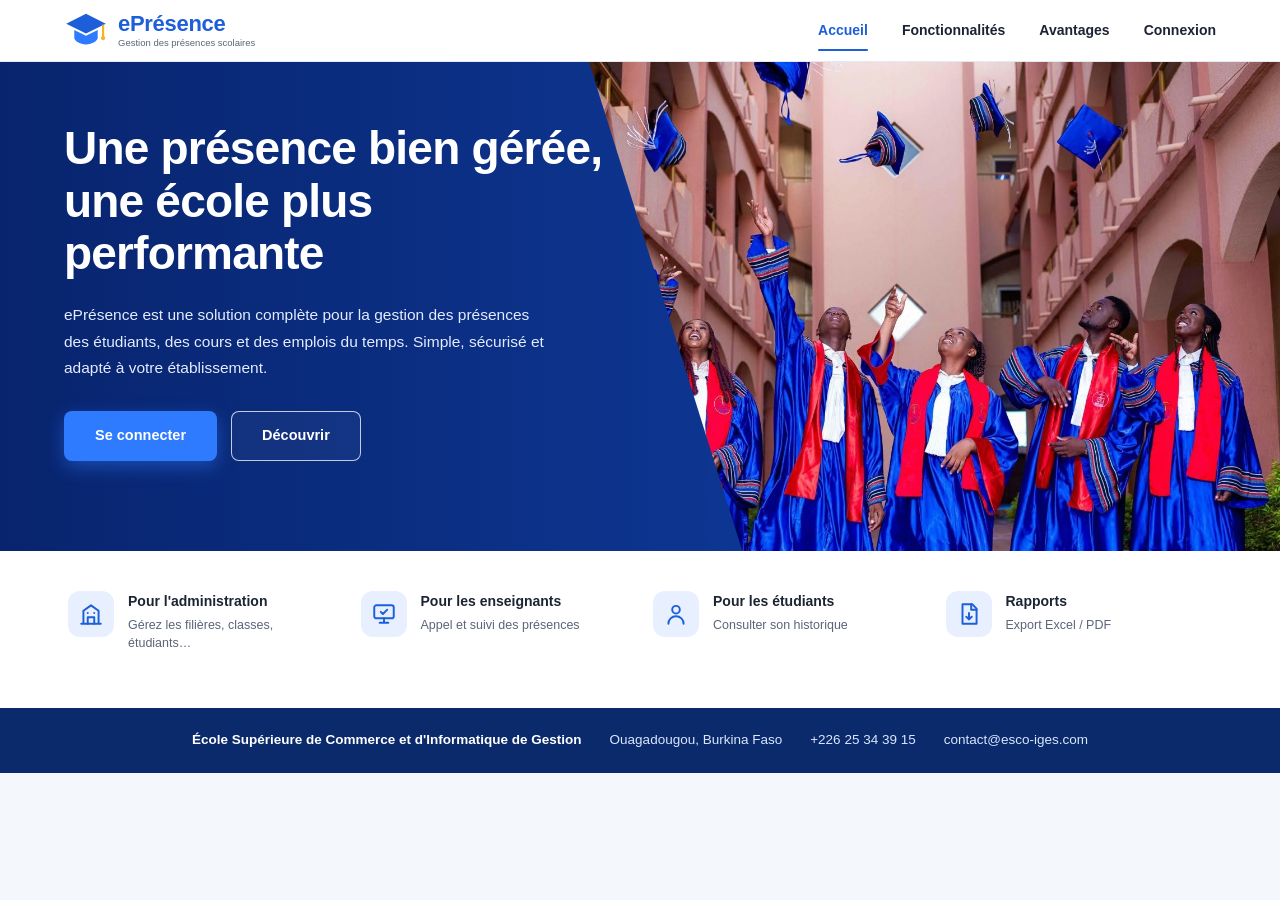
<file: index.html>
<!DOCTYPE html>
<html lang="fr">
<head>
  <meta charset="UTF-8">
  <meta name="viewport" content="width=device-width, initial-scale=1">
  <title>ePrésence – Gestion des présences scolaires</title>
  <link rel="stylesheet" href="style.css">
</head>
<body>

  <!-- ========== EN-TÊTE ========== -->
  <header class="header">
    <a href="index.html" class="logo" aria-label="ePrésence – accueil">
      <svg class="logo-icon" viewBox="0 0 48 40" aria-hidden="true">
        <path d="M24 2 2 13l22 11 22-11L24 2Z" fill="#1d5fd8"/>
        <path d="M11 20v9c0 3 6 7 13 7s13-4 13-7v-9l-13 6.5L11 20Z" fill="#2f7bff"/>
        <path d="M43 15v12" stroke="#f5b324" stroke-width="2.4" stroke-linecap="round"/>
        <circle cx="43" cy="29" r="2.4" fill="#f5b324"/>
      </svg>
      <span class="logo-text">
        <strong>ePrésence</strong>
        <small>Gestion des présences scolaires</small>
      </span>
    </a>

    <button class="burger" id="burger" aria-label="Ouvrir le menu" aria-expanded="false" aria-controls="nav">
      <span></span><span></span><span></span>
    </button>

    <nav class="nav" id="nav" aria-label="Navigation principale">
      <a href="index.html" class="active">Accueil</a>
      <a href="#fonctionnalites">Fonctionnalités</a>
      <a href="#avantages">Avantages</a>
      <a href="connexion.html">Connexion</a>
    </nav>
  </header>

  <!-- ========== HÉROS ========== -->
  <main>
    <section class="hero" id="accueil">
      <div class="hero-content">
        <h1>Une présence bien gérée,<br>une école plus performante</h1>
        <p>
          ePrésence est une solution complète pour la gestion
          des présences des étudiants, des cours et des emplois du temps.
          Simple, sécurisé et adapté à votre établissement.
        </p>
        <div class="hero-actions">
          <a href="connexion.html" class="btn btn-primary">Se connecter</a>
          <a href="#fonctionnalites" class="btn btn-outline">Découvrir</a>
        </div>
      </div>

      <!-- Carte flottante des fonctionnalités -->
      
    </section>

    <!-- ========== PROFILS / AVANTAGES ========== -->
    <section class="audiences" id="avantages" aria-label="Avantages par profil">
      <article class="audience">
        <span class="ico ico-lg">
          <svg viewBox="0 0 24 24"><path d="M3 21h18M5 21V9l7-5 7 5v12"/><path d="M9 21v-6h6v6M9 11h.01M15 11h.01"/></svg>
        </span>
        <div>
          <h3>Pour l'administration</h3>
          <p>Gérez les filières, classes, étudiants…</p>
        </div>
      </article>

      <article class="audience">
        <span class="ico ico-lg">
          <svg viewBox="0 0 24 24"><rect x="3" y="4" width="18" height="12" rx="2"/><path d="M8 20h8M12 16v4"/><path d="m9 10 2 2 4-4"/></svg>
        </span>
        <div>
          <h3>Pour les enseignants</h3>
          <p>Appel et suivi des présences</p>
        </div>
      </article>

      <article class="audience">
        <span class="ico ico-lg">
          <svg viewBox="0 0 24 24"><circle cx="12" cy="8" r="3.5"/><path d="M5 21c0-3.9 3.1-7 7-7s7 3.1 7 7"/></svg>
        </span>
        <div>
          <h3>Pour les étudiants</h3>
          <p>Consulter son historique</p>
        </div>
      </article>

      <article class="audience">
        <span class="ico ico-lg">
          <svg viewBox="0 0 24 24"><path d="M6 3h9l4 4v14H6z"/><path d="M14 3v5h5"/><path d="M12 11v6m0 0-2.5-2.5M12 17l2.5-2.5"/></svg>
        </span>
        <div>
          <h3>Rapports</h3>
          <p>Export Excel / PDF</p>
        </div>
      </article>
    </section>
  </main>

  <footer class="site-footer">
    <strong data-etab="nom">École Supérieure de Commerce  et d'Informatique de Gestion</strong>
    <span data-etab="adresse">Ouagadougou, Burkina Faso</span>
    <a data-etab="tel" data-lien="tel:" href="tel:+22625343915">+226 25 34 39 15</a>
    <a data-etab="email" data-lien="mailto:" href="mailto:contact@esco-iges.com">contact@esco-iges.com</a>
  </footer>

  <script src="etablissement.js"></script>
  <script src="script.js"></script>
</body>
</html>
</file>
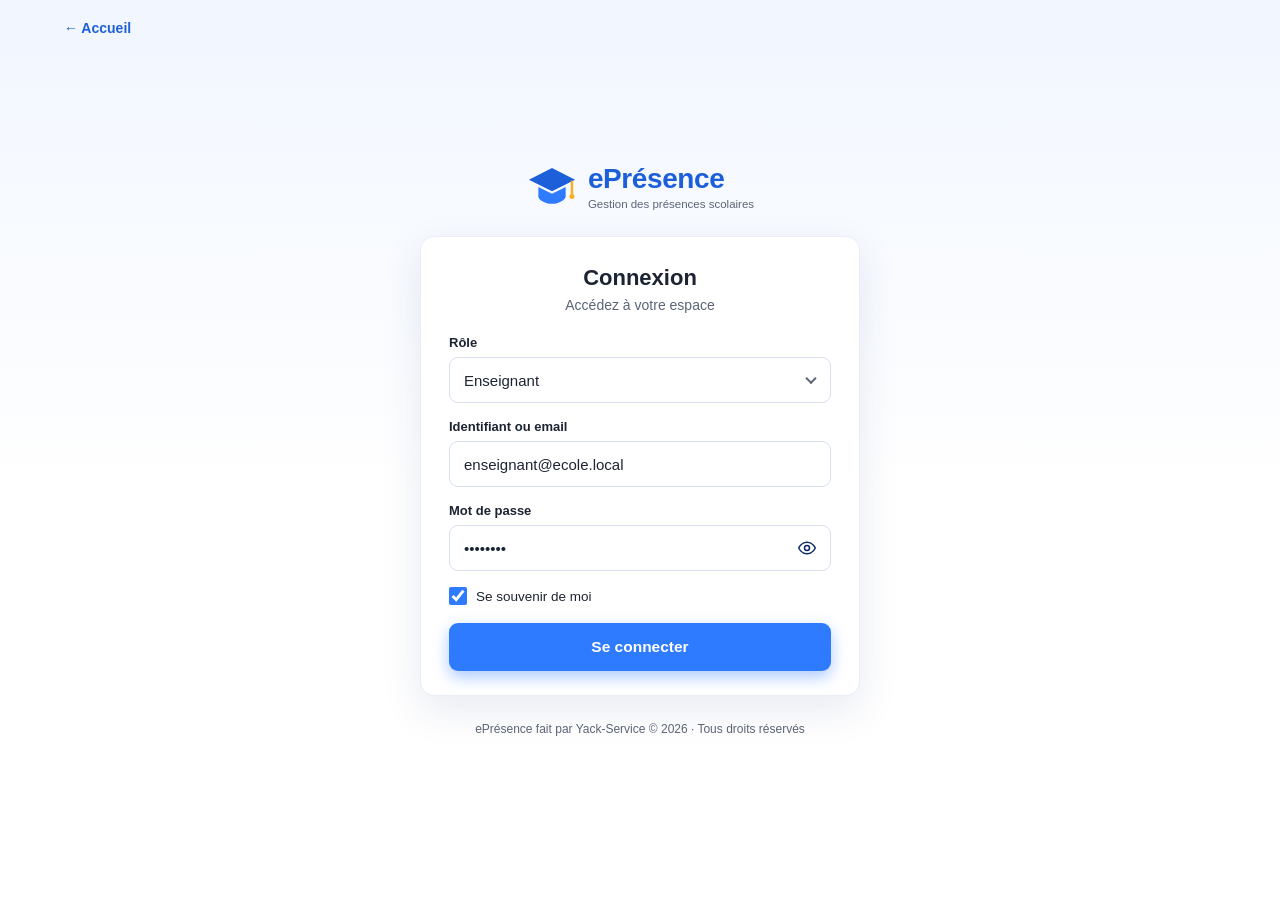
<file: connexion.html>
<!DOCTYPE html>
<html lang="fr">
<head>
  <meta charset="UTF-8">
  <meta name="viewport" content="width=device-width, initial-scale=1">
  <title>Connexion – ePrésence</title>
  <link rel="stylesheet" href="connexion.css">
</head>
<body>

  <main class="login-page">
    <a href="index.html" class="back-link" aria-label="Retour à l'accueil">← Accueil</a>

    <section class="login-card" aria-labelledby="titre-connexion">
      <a href="index.html" class="logo" aria-label="ePrésence – accueil">
        <svg class="logo-icon" viewBox="0 0 48 40" aria-hidden="true">
          <path d="M24 2 2 13l22 11 22-11L24 2Z" fill="#1d5fd8"/>
          <path d="M11 20v9c0 3 6 7 13 7s13-4 13-7v-9l-13 6.5L11 20Z" fill="#2f7bff"/>
          <path d="M43 15v12" stroke="#f5b324" stroke-width="2.4" stroke-linecap="round"/>
          <circle cx="43" cy="29" r="2.4" fill="#f5b324"/>
        </svg>
        <span class="logo-text">
          <strong>ePrésence</strong>
          <small>Gestion des présences scolaires</small>
        </span>
      </a>

      <div class="form-box">
        <h1 id="titre-connexion">Connexion</h1>
        <p class="subtitle">Accédez à votre espace</p>

        <form id="login-form" novalidate>
          <div class="field">
            <label for="role">Rôle</label>
            <div class="select-wrap">
              <select id="role" name="role">
                <option value="admin">Administrateur</option>
                <option value="enseignant" selected>Enseignant</option>
                <option value="etudiant">Étudiant</option>
              </select>
            </div>
          </div>

          <div class="field">
            <label for="identifiant">Identifiant ou email</label>
            <input type="text" id="identifiant" name="identifiant" value="enseignant@ecole.local" autocomplete="username" required>
          </div>

          <div class="field">
            <label for="motdepasse">Mot de passe</label>
            <div class="password-wrap">
              <input type="password" id="motdepasse" name="motdepasse" value="12345678" autocomplete="current-password" required>
              <button type="button" class="eye" id="toggle-pwd" aria-label="Afficher le mot de passe" aria-pressed="false">
                <svg viewBox="0 0 24 24" aria-hidden="true"><path d="M2 12s3.6-7 10-7 10 7 10 7-3.6 7-10 7S2 12 2 12Z"/><circle cx="12" cy="12" r="3"/></svg>
              </button>
            </div>
          </div>

          <label class="remember">
            <input type="checkbox" id="souvenir" checked>
            <span>Se souvenir de moi</span>
          </label>

          <p class="form-error" id="form-error" role="alert" hidden></p>

          <button type="submit" class="btn-login">Se connecter</button>
        </form>

      </div>
    </section>

    <footer class="login-footer">ePrésence fait par Yack-Service © 2026 · Tous droits réservés</footer>
  </main>

  <div class="toast" id="toast" role="status" aria-live="polite" hidden></div>
  <script src="auth.js"></script>
  <script src="etablissement.js"></script>
  <script src="connexion.js"></script>
</body>
</html>
</file>
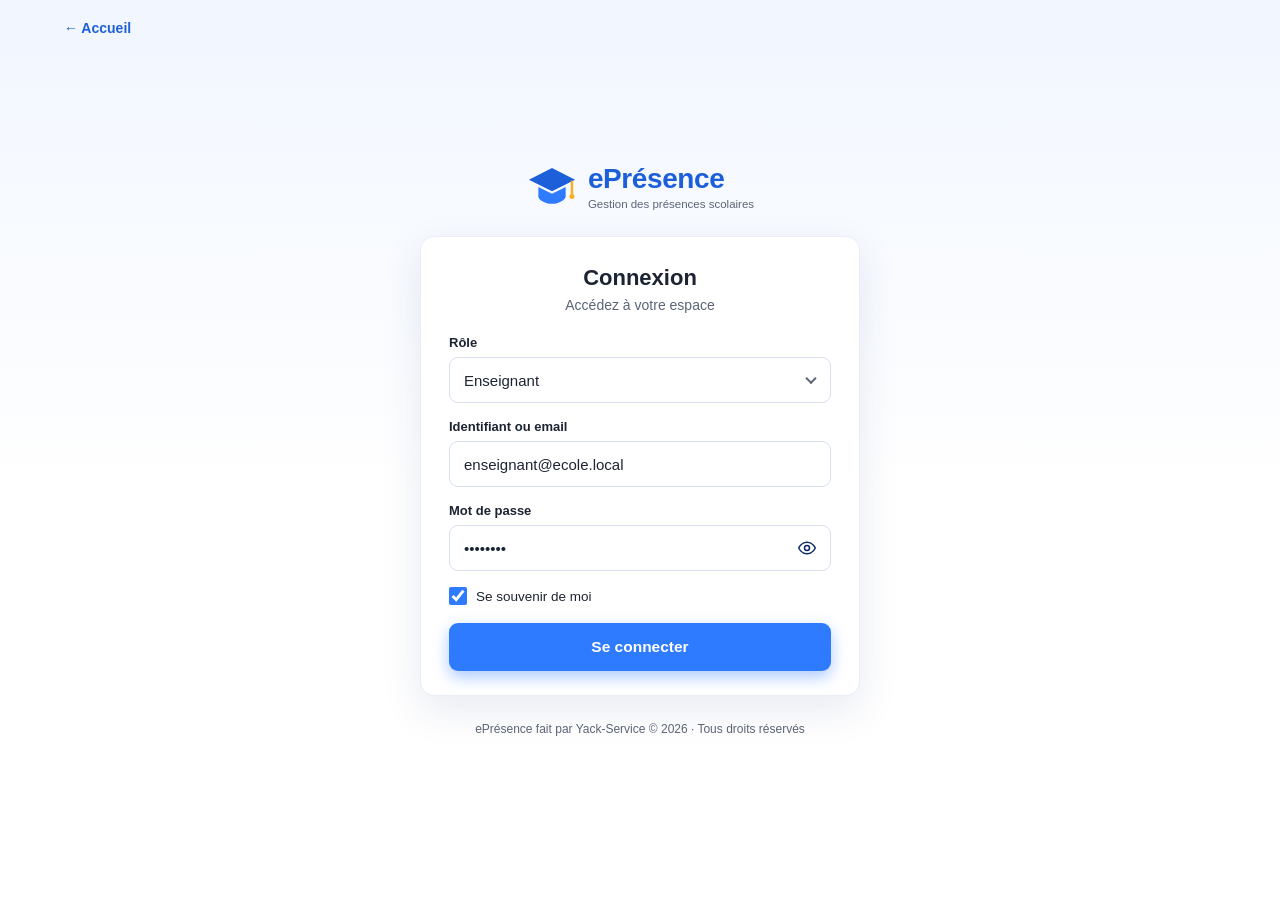
<file: emploi-du-temps.html>
<!DOCTYPE html>
<html lang="fr">
<head>
  <meta charset="UTF-8">
  <meta name="viewport" content="width=device-width, initial-scale=1">
  <title>Emploi du temps – Administrateur – ePrésence</title>
  <link rel="stylesheet" href="dashboard.css">
  <link rel="stylesheet" href="pages.css">
</head>
<body>

  <!-- Icônes réutilisables -->
  <svg width="0" height="0" style="position:absolute" aria-hidden="true">
    <defs>
      <symbol id="i-dash" viewBox="0 0 24 24"><rect x="3" y="3" width="7" height="8" rx="1.5"/><rect x="14" y="3" width="7" height="5" rx="1.5"/><rect x="14" y="12" width="7" height="9" rx="1.5"/><rect x="3" y="15" width="7" height="6" rx="1.5"/></symbol>
      <symbol id="i-filiere" viewBox="0 0 24 24"><path d="M12 3 2 8l10 5 10-5-10-5Z"/><path d="M6 11v5c0 1.5 3 3 6 3s6-1.5 6-3v-5"/></symbol>
      <symbol id="i-classe" viewBox="0 0 24 24"><rect x="3" y="4" width="18" height="13" rx="2"/><path d="M8 21h8M12 17v4"/></symbol>
      <symbol id="i-etudiant" viewBox="0 0 24 24"><circle cx="9" cy="8" r="3.2"/><path d="M3 20c0-3.3 2.7-6 6-6s6 2.7 6 6"/><circle cx="17" cy="9" r="2.4"/><path d="M17 14c2.6 0 4 2 4 5"/></symbol>
      <symbol id="i-enseignant" viewBox="0 0 24 24"><circle cx="12" cy="8" r="3.5"/><path d="M5 21c0-3.9 3.1-7 7-7s7 3.1 7 7"/><path d="M9 14.5 12 18l3-3.5"/></symbol>
      <symbol id="i-cours" viewBox="0 0 24 24"><path d="M4 5a2 2 0 0 1 2-2h13v16H6a2 2 0 0 0-2 2V5Z"/><path d="M4 19a2 2 0 0 1 2-2h13M9 7h6"/></symbol>
      <symbol id="i-edt" viewBox="0 0 24 24"><rect x="3" y="5" width="18" height="16" rx="2"/><path d="M3 10h18M8 3v4M16 3v4"/></symbol>
      <symbol id="i-seance" viewBox="0 0 24 24"><circle cx="12" cy="12" r="9"/><path d="M12 7v5l3 2"/></symbol>
      <symbol id="i-rapport" viewBox="0 0 24 24"><path d="M4 20V10M10 20V4M16 20v-7M22 20H2"/></symbol>
      <symbol id="i-param" viewBox="0 0 24 24"><circle cx="12" cy="12" r="3"/><path d="M19.4 15a1.7 1.7 0 0 0 .3 1.8l.1.1a2 2 0 1 1-2.8 2.8l-.1-.1a1.7 1.7 0 0 0-1.8-.3 1.7 1.7 0 0 0-1 1.5V21a2 2 0 1 1-4 0v-.1a1.7 1.7 0 0 0-1.1-1.5 1.7 1.7 0 0 0-1.8.3l-.1.1a2 2 0 1 1-2.8-2.8l.1-.1a1.7 1.7 0 0 0 .3-1.8 1.7 1.7 0 0 0-1.5-1H3a2 2 0 1 1 0-4h.1a1.7 1.7 0 0 0 1.5-1.1 1.7 1.7 0 0 0-.3-1.8l-.1-.1a2 2 0 1 1 2.8-2.8l.1.1a1.7 1.7 0 0 0 1.8.3H9a1.7 1.7 0 0 0 1-1.5V3a2 2 0 1 1 4 0v.1a1.7 1.7 0 0 0 1 1.5 1.7 1.7 0 0 0 1.8-.3l.1-.1a2 2 0 1 1 2.8 2.8l-.1.1a1.7 1.7 0 0 0-.3 1.8V9a1.7 1.7 0 0 0 1.5 1H21a2 2 0 1 1 0 4h-.1a1.7 1.7 0 0 0-1.5 1Z"/></symbol>
      <symbol id="i-logout" viewBox="0 0 24 24"><path d="M9 21H5a2 2 0 0 1-2-2V5a2 2 0 0 1 2-2h4M16 17l5-5-5-5M21 12H9"/></symbol>
      <symbol id="i-plus" viewBox="0 0 24 24"><rect x="3" y="4" width="18" height="17" rx="2"/><path d="M12 9v8M8 13h8"/></symbol>
      <symbol id="i-edit" viewBox="0 0 24 24"><path d="M12 20h9"/><path d="M16.5 3.5a2.1 2.1 0 0 1 3 3L7 19l-4 1 1-4L16.5 3.5Z"/></symbol>
      <symbol id="i-user-plus" viewBox="0 0 24 24"><circle cx="9" cy="8" r="3.5"/><path d="M2 21c0-3.9 3.1-7 7-7s7 3.1 7 7M19 8v6M16 11h6"/></symbol>
      <symbol id="i-add" viewBox="0 0 24 24"><path d="M12 5v14M5 12h14"/></symbol>
      <symbol id="i-eye" viewBox="0 0 24 24"><path d="M2 12s3.6-7 10-7 10 7 10 7-3.6 7-10 7S2 12 2 12Z"/><circle cx="12" cy="12" r="3"/></symbol>
      <symbol id="i-trash" viewBox="0 0 24 24"><path d="M3 6h18M8 6V4h8v2M6 6l1 14h10l1-14M10 11v6M14 11v6"/></symbol>
    </defs>
  </svg>

  <div class="layout">

    <!-- ========== BARRE LATÉRALE ========== -->
    <aside class="sidebar" id="sidebar" aria-label="Menu principal">
      <a href="index.html" class="brand">
        <svg class="brand-icon" viewBox="0 0 48 40" aria-hidden="true">
          <path d="M24 2 2 13l22 11 22-11L24 2Z" fill="#ffffff"/>
          <path d="M11 20v9c0 3 6 7 13 7s13-4 13-7v-9l-13 6.5L11 20Z" fill="#8db6ff"/>
          <path d="M43 15v12" stroke="#f5b324" stroke-width="2.4" stroke-linecap="round"/>
          <circle cx="43" cy="29" r="2.4" fill="#f5b324"/>
        </svg>
        <span><strong>ePrésence</strong><small>Gestion des présences scolaires</small></span>
      </a>

      <nav class="menu">
        <a href="tableau-de-bord.html"><svg><use href="#i-dash"/></svg>Tableau de bord</a>
        <a href="filieres.html"><svg><use href="#i-filiere"/></svg>Filières</a>
        <a href="classes.html"><svg><use href="#i-classe"/></svg>Classes</a>
        <a href="etudiants.html"><svg><use href="#i-etudiant"/></svg>Étudiants</a>
        <a href="enseignants.html"><svg><use href="#i-enseignant"/></svg>Enseignants</a>
        <a href="cours.html"><svg><use href="#i-cours"/></svg>Cours</a>
        <a href="emploi-du-temps.html" class="active" aria-current="page"><svg><use href="#i-edt"/></svg>Emploi du temps</a>
        <a href="seances.html"><svg><use href="#i-seance"/></svg>Séances</a>
        <a href="rapports.html"><svg><use href="#i-rapport"/></svg>Rapports</a>
        <a href="parametres.html"><svg><use href="#i-param"/></svg>Paramètres</a>
      </nav>

      <a href="connexion.html" class="menu-logout" id="logout"><svg><use href="#i-logout"/></svg>Déconnexion</a>
    </aside>
    <div class="backdrop" id="backdrop"></div>

    <!-- ========== CONTENU ========== -->
    <div class="main">
      <header class="topbar">
        <button class="hamburger" id="hamburger" aria-label="Ouvrir le menu" aria-expanded="false" aria-controls="sidebar">
          <svg viewBox="0 0 24 24"><path d="M3 6h18M3 12h18M3 18h18"/></svg>
        </button>

        <div class="user" id="user-menu">
          <button class="user-btn" id="user-btn" aria-haspopup="true" aria-expanded="false">
            <span class="avatar" id="avatar">A</span>
            <span class="user-info">
              <strong id="user-name">Administrateur</strong>
              <small>Admin</small>
            </span>
            <svg class="chevron" viewBox="0 0 24 24"><path d="m6 9 6 6 6-6"/></svg>
          </button>
          <div class="dropdown" id="dropdown" hidden>
            <a href="parametres.html">Paramètres</a>
            <a href="connexion.html" id="logout-top">Déconnexion</a>
          </div>
        </div>
      </header>

      <main class="content">
        <h1>Emploi du temps</h1>

        <div class="edt-toolbar">
          <label class="date-btn">
            <svg viewBox="0 0 24 24"><use href="#i-edt"/></svg>
            <span id="date-label">Jeudi 27 mars 2025</span>
            <input type="date" id="date" value="2025-03-27" aria-label="Choisir une date">
          </label>
          <div class="select-box"><select id="classe" aria-label="Classe"></select></div>
          <span class="spacer"></span>
          <button type="button" class="btn-primary" id="btn-add"><svg viewBox="0 0 24 24"><use href="#i-add"/></svg>Ajouter un cours</button>
        </div>

        <section class="card edt" aria-label="Cours de la journée">
          <div class="table-wrap">
            <table class="table">
              <thead><tr><th>Heure</th><th>Cours</th><th>Enseignant</th><th>Salle</th></tr></thead>
              <tbody id="rows"></tbody>
            </table>
          </div>
        </section>
      </main>

    </div>
  </div>

  <dialog class="modal" id="dlg" aria-labelledby="dlg-title">
    <form id="form" novalidate>
      <div class="modal-head">
        <h2 id="dlg-title">Ajouter un cours</h2>
        <button type="button" class="modal-close" data-close aria-label="Fermer">×</button>
      </div>
      <p class="modal-sub" id="dlg-sub"></p>
      <div class="form-grid">
        <div class="f"><label for="f-debut">Heure de début</label><input id="f-debut" type="time"></div>
        <div class="f"><label for="f-fin">Heure de fin</label><input id="f-fin" type="time"></div>
        <div class="f full"><label for="f-cours">Cours</label><input id="f-cours" type="text" placeholder="Ex. Réseaux informatiques" autocomplete="off"></div>
        <div class="f"><label for="f-ens">Enseignant</label>
          <input id="f-ens" type="text" list="liste-ens" placeholder="Ex. M. Diallo" autocomplete="off">
          <datalist id="liste-ens"><option value="M. Diallo"><option value="M. Ouédraogo"><option value="Mme Traoré"><option value="M. Koné"></datalist></div>
        <div class="f"><label for="f-salle">Salle</label><input id="f-salle" type="text" placeholder="Ex. Salle 101" autocomplete="off"></div>
      </div>
      <p class="form-error" id="form-error" role="alert" hidden></p>
      <div class="modal-foot">
        <button type="button" class="btn-ghost" data-close>Annuler</button>
        <button type="submit" class="btn-primary">Enregistrer</button>
      </div>
    </form>
  </dialog>

  <div class="toast" id="toast" role="status" aria-live="polite" hidden></div>
  <script src="auth.js"></script>
  <script src="etablissement.js"></script>
  <script src="layout.js"></script>
  <script src="emploi-du-temps.js"></script>
</body>
</html>
</file>
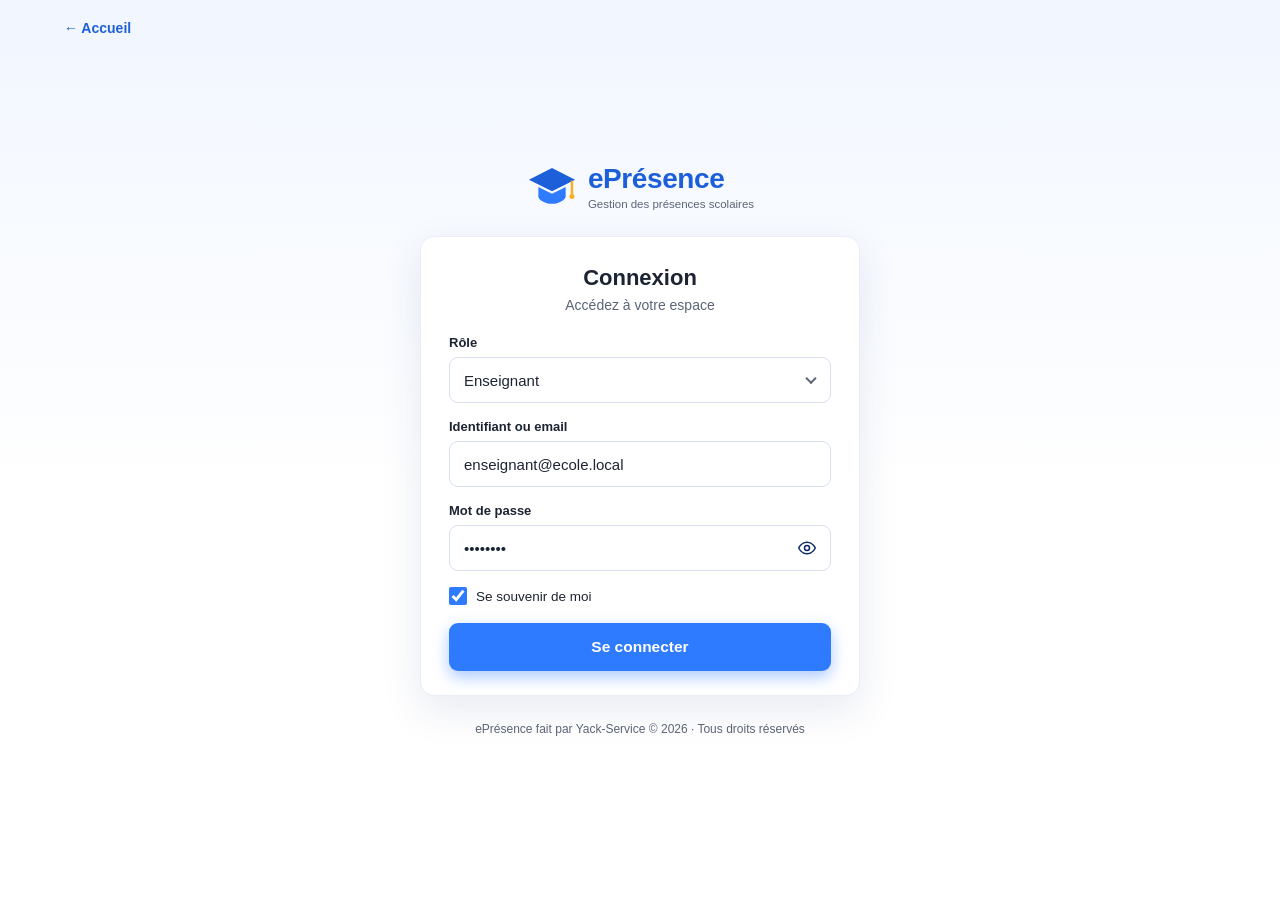
<file: etudiants.html>
<!DOCTYPE html>
<html lang="fr">
<head>
  <meta charset="UTF-8">
  <meta name="viewport" content="width=device-width, initial-scale=1">
  <title>Gestion des étudiants – Administrateur – ePrésence</title>
  <link rel="stylesheet" href="dashboard.css">
  <link rel="stylesheet" href="pages.css">
</head>
<body>

  <!-- Icônes réutilisables -->
  <svg width="0" height="0" style="position:absolute" aria-hidden="true">
    <defs>
      <symbol id="i-dash" viewBox="0 0 24 24"><rect x="3" y="3" width="7" height="8" rx="1.5"/><rect x="14" y="3" width="7" height="5" rx="1.5"/><rect x="14" y="12" width="7" height="9" rx="1.5"/><rect x="3" y="15" width="7" height="6" rx="1.5"/></symbol>
      <symbol id="i-filiere" viewBox="0 0 24 24"><path d="M12 3 2 8l10 5 10-5-10-5Z"/><path d="M6 11v5c0 1.5 3 3 6 3s6-1.5 6-3v-5"/></symbol>
      <symbol id="i-classe" viewBox="0 0 24 24"><rect x="3" y="4" width="18" height="13" rx="2"/><path d="M8 21h8M12 17v4"/></symbol>
      <symbol id="i-etudiant" viewBox="0 0 24 24"><circle cx="9" cy="8" r="3.2"/><path d="M3 20c0-3.3 2.7-6 6-6s6 2.7 6 6"/><circle cx="17" cy="9" r="2.4"/><path d="M17 14c2.6 0 4 2 4 5"/></symbol>
      <symbol id="i-enseignant" viewBox="0 0 24 24"><circle cx="12" cy="8" r="3.5"/><path d="M5 21c0-3.9 3.1-7 7-7s7 3.1 7 7"/><path d="M9 14.5 12 18l3-3.5"/></symbol>
      <symbol id="i-cours" viewBox="0 0 24 24"><path d="M4 5a2 2 0 0 1 2-2h13v16H6a2 2 0 0 0-2 2V5Z"/><path d="M4 19a2 2 0 0 1 2-2h13M9 7h6"/></symbol>
      <symbol id="i-edt" viewBox="0 0 24 24"><rect x="3" y="5" width="18" height="16" rx="2"/><path d="M3 10h18M8 3v4M16 3v4"/></symbol>
      <symbol id="i-seance" viewBox="0 0 24 24"><circle cx="12" cy="12" r="9"/><path d="M12 7v5l3 2"/></symbol>
      <symbol id="i-rapport" viewBox="0 0 24 24"><path d="M4 20V10M10 20V4M16 20v-7M22 20H2"/></symbol>
      <symbol id="i-param" viewBox="0 0 24 24"><circle cx="12" cy="12" r="3"/><path d="M19.4 15a1.7 1.7 0 0 0 .3 1.8l.1.1a2 2 0 1 1-2.8 2.8l-.1-.1a1.7 1.7 0 0 0-1.8-.3 1.7 1.7 0 0 0-1 1.5V21a2 2 0 1 1-4 0v-.1a1.7 1.7 0 0 0-1.1-1.5 1.7 1.7 0 0 0-1.8.3l-.1.1a2 2 0 1 1-2.8-2.8l.1-.1a1.7 1.7 0 0 0 .3-1.8 1.7 1.7 0 0 0-1.5-1H3a2 2 0 1 1 0-4h.1a1.7 1.7 0 0 0 1.5-1.1 1.7 1.7 0 0 0-.3-1.8l-.1-.1a2 2 0 1 1 2.8-2.8l.1.1a1.7 1.7 0 0 0 1.8.3H9a1.7 1.7 0 0 0 1-1.5V3a2 2 0 1 1 4 0v.1a1.7 1.7 0 0 0 1 1.5 1.7 1.7 0 0 0 1.8-.3l.1-.1a2 2 0 1 1 2.8 2.8l-.1.1a1.7 1.7 0 0 0-.3 1.8V9a1.7 1.7 0 0 0 1.5 1H21a2 2 0 1 1 0 4h-.1a1.7 1.7 0 0 0-1.5 1Z"/></symbol>
      <symbol id="i-logout" viewBox="0 0 24 24"><path d="M9 21H5a2 2 0 0 1-2-2V5a2 2 0 0 1 2-2h4M16 17l5-5-5-5M21 12H9"/></symbol>
      <symbol id="i-plus" viewBox="0 0 24 24"><rect x="3" y="4" width="18" height="17" rx="2"/><path d="M12 9v8M8 13h8"/></symbol>
      <symbol id="i-edit" viewBox="0 0 24 24"><path d="M12 20h9"/><path d="M16.5 3.5a2.1 2.1 0 0 1 3 3L7 19l-4 1 1-4L16.5 3.5Z"/></symbol>
      <symbol id="i-user-plus" viewBox="0 0 24 24"><circle cx="9" cy="8" r="3.5"/><path d="M2 21c0-3.9 3.1-7 7-7s7 3.1 7 7M19 8v6M16 11h6"/></symbol>
      <symbol id="i-add" viewBox="0 0 24 24"><path d="M12 5v14M5 12h14"/></symbol>
      <symbol id="i-eye" viewBox="0 0 24 24"><path d="M2 12s3.6-7 10-7 10 7 10 7-3.6 7-10 7S2 12 2 12Z"/><circle cx="12" cy="12" r="3"/></symbol>
      <symbol id="i-trash" viewBox="0 0 24 24"><path d="M3 6h18M8 6V4h8v2M6 6l1 14h10l1-14M10 11v6M14 11v6"/></symbol>
    </defs>
  </svg>

  <div class="layout">

    <!-- ========== BARRE LATÉRALE ========== -->
    <aside class="sidebar" id="sidebar" aria-label="Menu principal">
      <a href="index.html" class="brand">
        <svg class="brand-icon" viewBox="0 0 48 40" aria-hidden="true">
          <path d="M24 2 2 13l22 11 22-11L24 2Z" fill="#ffffff"/>
          <path d="M11 20v9c0 3 6 7 13 7s13-4 13-7v-9l-13 6.5L11 20Z" fill="#8db6ff"/>
          <path d="M43 15v12" stroke="#f5b324" stroke-width="2.4" stroke-linecap="round"/>
          <circle cx="43" cy="29" r="2.4" fill="#f5b324"/>
        </svg>
        <span><strong>ePrésence</strong><small>Gestion des présences scolaires</small></span>
      </a>

      <nav class="menu">
        <a href="tableau-de-bord.html"><svg><use href="#i-dash"/></svg>Tableau de bord</a>
        <a href="filieres.html"><svg><use href="#i-filiere"/></svg>Filières</a>
        <a href="classes.html"><svg><use href="#i-classe"/></svg>Classes</a>
        <a href="etudiants.html" class="active" aria-current="page"><svg><use href="#i-etudiant"/></svg>Étudiants</a>
        <a href="enseignants.html"><svg><use href="#i-enseignant"/></svg>Enseignants</a>
        <a href="cours.html"><svg><use href="#i-cours"/></svg>Cours</a>
        <a href="emploi-du-temps.html"><svg><use href="#i-edt"/></svg>Emploi du temps</a>
        <a href="seances.html"><svg><use href="#i-seance"/></svg>Séances</a>
        <a href="rapports.html"><svg><use href="#i-rapport"/></svg>Rapports</a>
        <a href="parametres.html"><svg><use href="#i-param"/></svg>Paramètres</a>
      </nav>

      <a href="connexion.html" class="menu-logout" id="logout"><svg><use href="#i-logout"/></svg>Déconnexion</a>
    </aside>
    <div class="backdrop" id="backdrop"></div>

    <!-- ========== CONTENU ========== -->
    <div class="main">
      <header class="topbar">
        <button class="hamburger" id="hamburger" aria-label="Ouvrir le menu" aria-expanded="false" aria-controls="sidebar">
          <svg viewBox="0 0 24 24"><path d="M3 6h18M3 12h18M3 18h18"/></svg>
        </button>

        <div class="user" id="user-menu">
          <button class="user-btn" id="user-btn" aria-haspopup="true" aria-expanded="false">
            <span class="avatar" id="avatar">A</span>
            <span class="user-info">
              <strong id="user-name">Administrateur</strong>
              <small>Admin</small>
            </span>
            <svg class="chevron" viewBox="0 0 24 24"><path d="m6 9 6 6 6-6"/></svg>
          </button>
          <div class="dropdown" id="dropdown" hidden>
            <a href="parametres.html">Paramètres</a>
            <a href="connexion.html" id="logout-top">Déconnexion</a>
          </div>
        </div>
      </header>

      <main class="content">
        <section class="card" aria-labelledby="titre">
          <h1 class="card-title" id="titre">Liste des étudiants</h1>

          <div class="toolbar">
            <div class="search">
              <input type="search" id="search" placeholder="Rechercher un étudiant..." aria-label="Rechercher un étudiant" autocomplete="off">
            </div>
            <button type="button" class="btn-primary" id="btn-add"><svg viewBox="0 0 24 24"><use href="#i-add"/></svg>Ajouter un étudiant</button>
          </div>

          <div class="table-wrap">
            <table class="table">
              <thead>
                <tr><th>Matricule</th><th>Nom &amp; Prénom</th><th>Classe</th><th>Filière</th><th>Statut</th><th>Actions</th></tr>
              </thead>
              <tbody id="rows"></tbody>
            </table>
          </div>

          <div class="table-footer">
            <nav class="pagination" id="pagination" aria-label="Pagination"></nav>
            <div class="per-page select-box">
              <select id="per-page" aria-label="Étudiants par page">
                <option value="5" selected>5 / page</option>
                <option value="10">10 / page</option>
                <option value="20">20 / page</option>
              </select>
            </div>
          </div>
        </section>
      </main>

    </div>
  </div>

  <dialog class="modal" id="dlg" aria-labelledby="dlg-title">
    <form id="form" novalidate>
      <div class="modal-head">
        <h2 id="dlg-title">Ajouter un étudiant</h2>
        <button type="button" class="modal-close" data-close aria-label="Fermer">×</button>
      </div>
      <div class="form-grid">
        <div class="f full"><label for="f-matricule">Matricule</label><input id="f-matricule" type="text"></div>
        <div class="f"><label for="f-nom">Nom</label><input id="f-nom" type="text" autocomplete="off"></div>
        <div class="f"><label for="f-prenom">Prénom</label><input id="f-prenom" type="text" autocomplete="off"></div>
        <div class="f"><label for="f-classe">Classe</label><select id="f-classe"><option value="L1A">L1A</option><option value="L1B">L1B</option><option value="L2A">L2A</option><option value="L2B">L2B</option><option value="L3A">L3A</option></select></div>
        <div class="f"><label for="f-filiere">Filière</label>
          <select id="f-filiere"><option>Réseaux</option><option>Informatique</option><option>Cybersécurité</option></select></div>
        <div class="f full"><label for="f-statut">Statut</label>
          <select id="f-statut"><option value="actif">Actif</option><option value="inactif">Inactif</option></select></div>
      </div>
      <p class="form-error" id="form-error" role="alert" hidden></p>
      <div class="modal-foot">
        <button type="button" class="btn-ghost" data-close>Fermer</button>
        <button type="submit" class="btn-primary" id="f-submit">Enregistrer</button>
      </div>
    </form>
  </dialog>

  <dialog class="modal modal-sm" id="dlg-del" aria-labelledby="del-title">
    <div class="modal-body">
      <div class="modal-head"><h2 id="del-title">Supprimer l'étudiant ?</h2></div>
      <p class="modal-sub"><strong id="del-name"></strong> sera retiré de la liste. Cette action est définitive.</p>
      <div class="modal-foot">
        <button type="button" class="btn-ghost" data-close>Annuler</button>
        <button type="button" class="btn-danger" id="del-confirm">Supprimer</button>
      </div>
    </div>
  </dialog>

  <div class="toast" id="toast" role="status" aria-live="polite" hidden></div>
  <script src="auth.js"></script>
  <script src="etablissement.js"></script>
  <script src="layout.js"></script>
  <script src="etudiants.js"></script>
</body>
</html>
</file>
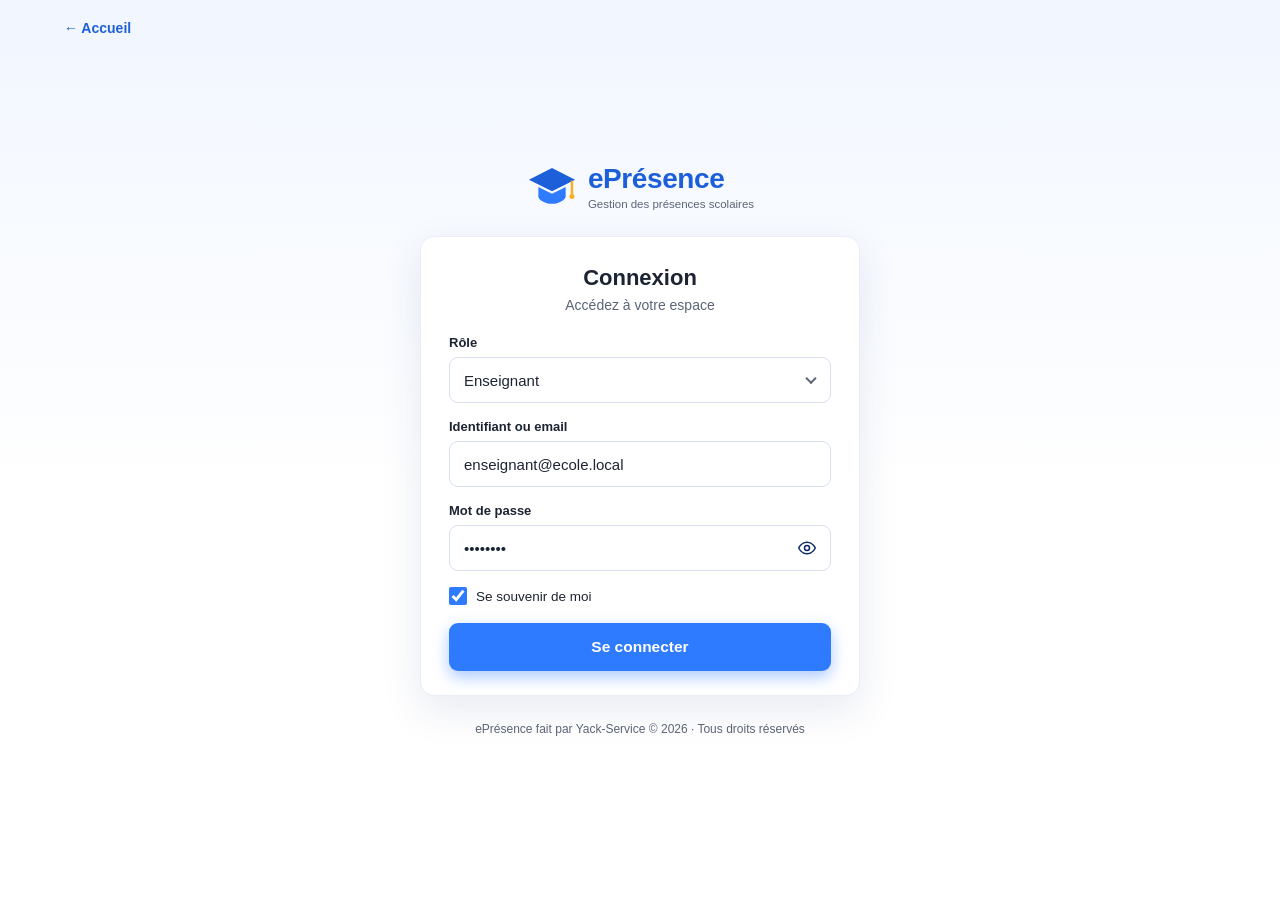
<file: historique.html>
<!DOCTYPE html>
<html lang="fr">
<head>
  <meta charset="UTF-8">
  <meta name="viewport" content="width=device-width, initial-scale=1">
  <title>Mon historique de présence – ePrésence</title>
  <link rel="stylesheet" href="dashboard.css">
  <link rel="stylesheet" href="pages.css">
</head>
<body>

  <!-- Icônes réutilisables -->
  <svg width="0" height="0" style="position:absolute" aria-hidden="true">
    <defs>
      <symbol id="i-dash" viewBox="0 0 24 24"><rect x="3" y="3" width="7" height="8" rx="1.5"/><rect x="14" y="3" width="7" height="5" rx="1.5"/><rect x="14" y="12" width="7" height="9" rx="1.5"/><rect x="3" y="15" width="7" height="6" rx="1.5"/></symbol>
      <symbol id="i-filiere" viewBox="0 0 24 24"><path d="M12 3 2 8l10 5 10-5-10-5Z"/><path d="M6 11v5c0 1.5 3 3 6 3s6-1.5 6-3v-5"/></symbol>
      <symbol id="i-classe" viewBox="0 0 24 24"><rect x="3" y="4" width="18" height="13" rx="2"/><path d="M8 21h8M12 17v4"/></symbol>
      <symbol id="i-etudiant" viewBox="0 0 24 24"><circle cx="9" cy="8" r="3.2"/><path d="M3 20c0-3.3 2.7-6 6-6s6 2.7 6 6"/><circle cx="17" cy="9" r="2.4"/><path d="M17 14c2.6 0 4 2 4 5"/></symbol>
      <symbol id="i-enseignant" viewBox="0 0 24 24"><circle cx="12" cy="8" r="3.5"/><path d="M5 21c0-3.9 3.1-7 7-7s7 3.1 7 7"/><path d="M9 14.5 12 18l3-3.5"/></symbol>
      <symbol id="i-cours" viewBox="0 0 24 24"><path d="M4 5a2 2 0 0 1 2-2h13v16H6a2 2 0 0 0-2 2V5Z"/><path d="M4 19a2 2 0 0 1 2-2h13M9 7h6"/></symbol>
      <symbol id="i-edt" viewBox="0 0 24 24"><rect x="3" y="5" width="18" height="16" rx="2"/><path d="M3 10h18M8 3v4M16 3v4"/></symbol>
      <symbol id="i-seance" viewBox="0 0 24 24"><circle cx="12" cy="12" r="9"/><path d="M12 7v5l3 2"/></symbol>
      <symbol id="i-rapport" viewBox="0 0 24 24"><path d="M4 20V10M10 20V4M16 20v-7M22 20H2"/></symbol>
      <symbol id="i-param" viewBox="0 0 24 24"><circle cx="12" cy="12" r="3"/><path d="M19.4 15a1.7 1.7 0 0 0 .3 1.8l.1.1a2 2 0 1 1-2.8 2.8l-.1-.1a1.7 1.7 0 0 0-1.8-.3 1.7 1.7 0 0 0-1 1.5V21a2 2 0 1 1-4 0v-.1a1.7 1.7 0 0 0-1.1-1.5 1.7 1.7 0 0 0-1.8.3l-.1.1a2 2 0 1 1-2.8-2.8l.1-.1a1.7 1.7 0 0 0 .3-1.8 1.7 1.7 0 0 0-1.5-1H3a2 2 0 1 1 0-4h.1a1.7 1.7 0 0 0 1.5-1.1 1.7 1.7 0 0 0-.3-1.8l-.1-.1a2 2 0 1 1 2.8-2.8l.1.1a1.7 1.7 0 0 0 1.8.3H9a1.7 1.7 0 0 0 1-1.5V3a2 2 0 1 1 4 0v.1a1.7 1.7 0 0 0 1 1.5 1.7 1.7 0 0 0 1.8-.3l.1-.1a2 2 0 1 1 2.8 2.8l-.1.1a1.7 1.7 0 0 0-.3 1.8V9a1.7 1.7 0 0 0 1.5 1H21a2 2 0 1 1 0 4h-.1a1.7 1.7 0 0 0-1.5 1Z"/></symbol>
      <symbol id="i-logout" viewBox="0 0 24 24"><path d="M9 21H5a2 2 0 0 1-2-2V5a2 2 0 0 1 2-2h4M16 17l5-5-5-5M21 12H9"/></symbol>
      <symbol id="i-plus" viewBox="0 0 24 24"><rect x="3" y="4" width="18" height="17" rx="2"/><path d="M12 9v8M8 13h8"/></symbol>
      <symbol id="i-edit" viewBox="0 0 24 24"><path d="M12 20h9"/><path d="M16.5 3.5a2.1 2.1 0 0 1 3 3L7 19l-4 1 1-4L16.5 3.5Z"/></symbol>
      <symbol id="i-user-plus" viewBox="0 0 24 24"><circle cx="9" cy="8" r="3.5"/><path d="M2 21c0-3.9 3.1-7 7-7s7 3.1 7 7M19 8v6M16 11h6"/></symbol>
      <symbol id="i-add" viewBox="0 0 24 24"><path d="M12 5v14M5 12h14"/></symbol>
      <symbol id="i-eye" viewBox="0 0 24 24"><path d="M2 12s3.6-7 10-7 10 7 10 7-3.6 7-10 7S2 12 2 12Z"/><circle cx="12" cy="12" r="3"/></symbol>
      <symbol id="i-trash" viewBox="0 0 24 24"><path d="M3 6h18M8 6V4h8v2M6 6l1 14h10l1-14M10 11v6M14 11v6"/></symbol>
      <symbol id="i-profil" viewBox="0 0 24 24"><circle cx="12" cy="8" r="3.5"/><path d="M5 21c0-3.9 3.1-7 7-7s7 3.1 7 7"/></symbol>
      <symbol id="i-presence" viewBox="0 0 24 24"><circle cx="12" cy="12" r="9"/><path d="m8 12 3 3 5-6"/></symbol>
      <symbol id="i-bell" viewBox="0 0 24 24"><path d="M6 8a6 6 0 0 1 12 0c0 7 3 8 3 8H3s3-1 3-8"/><path d="M10.3 21a1.9 1.9 0 0 0 3.4 0"/></symbol>
      <symbol id="i-file" viewBox="0 0 24 24"><path d="M6 3h9l4 4v14H6z"/><path d="M14 3v5h5M9 13h6M9 17h6"/></symbol>
    </defs>
  </svg>

  <div class="layout">

    <!-- ========== BARRE LATÉRALE ========== -->
    <aside class="sidebar" id="sidebar" aria-label="Menu principal">
      <a href="index.html" class="brand">
        <svg class="brand-icon" viewBox="0 0 48 40" aria-hidden="true">
          <path d="M24 2 2 13l22 11 22-11L24 2Z" fill="#ffffff"/>
          <path d="M11 20v9c0 3 6 7 13 7s13-4 13-7v-9l-13 6.5L11 20Z" fill="#8db6ff"/>
          <path d="M43 15v12" stroke="#f5b324" stroke-width="2.4" stroke-linecap="round"/>
          <circle cx="43" cy="29" r="2.4" fill="#f5b324"/>
        </svg>
        <span><strong>ePrésence</strong><small>Gestion des présences scolaires</small></span>
      </a>

      <nav class="menu">
        <a href="profil.html"><svg><use href="#i-profil"/></svg>Mon profil</a>
        <a href="historique.html" class="active" aria-current="page"><svg><use href="#i-presence"/></svg>Mes présences</a>
        <a href="mon-emploi-du-temps.html"><svg><use href="#i-edt"/></svg>Mon emploi du temps</a>
        <a href="notifications.html"><svg><use href="#i-bell"/></svg>Notifications</a>
        <a href="parametres.html"><svg><use href="#i-param"/></svg>Paramètres</a>
      </nav>

      <a href="connexion.html" class="menu-logout" id="logout"><svg><use href="#i-logout"/></svg>Déconnexion</a>
    </aside>
    <div class="backdrop" id="backdrop"></div>

    <!-- ========== CONTENU ========== -->
    <div class="main">
      <header class="topbar">
        <button class="hamburger" id="hamburger" aria-label="Ouvrir le menu" aria-expanded="false" aria-controls="sidebar">
          <svg viewBox="0 0 24 24"><path d="M3 6h18M3 12h18M3 18h18"/></svg>
        </button>

        <div class="user" id="user-menu">
          <button class="user-btn" id="user-btn" aria-haspopup="true" aria-expanded="false">
            <span class="avatar" id="avatar">A</span>
            <span class="user-info">
              <strong id="user-name">Administrateur</strong>
              <small>Admin</small>
            </span>
            <svg class="chevron" viewBox="0 0 24 24"><path d="m6 9 6 6 6-6"/></svg>
          </button>
          <div class="dropdown" id="dropdown" hidden>
            <a href="parametres.html">Paramètres</a>
            <a href="connexion.html" id="logout-top">Déconnexion</a>
          </div>
        </div>
      </header>

      <main class="content">
        <h1>Mon historique de présence</h1>

        <section class="card profile-card" aria-label="Profil de l'étudiant">
          <span class="avatar-lg" aria-hidden="true"><svg viewBox="0 0 24 24"><use href="#i-profil"/></svg></span>
          <div class="pinfo">
            <h2 data-me="nom">OUEDRAOGO Ibrahim</h2>
            <p>Matricule : <span data-me="matricule">2024-001</span> <span class="sep">|</span> <span data-me="classe">L1A - Réseaux</span></p>
          </div>
          <div class="assiduite">
            <small>Taux d'assiduité</small>
            <div class="ring" style="--size:92px">
              <svg id="ring-svg" role="img" aria-label="Taux d'assiduité"></svg>
              <strong id="ring-pct">92%</strong>
            </div>
          </div>
        </section>

        <div class="tabs" role="tablist" aria-label="Période">
          <button type="button" class="tab" role="tab" data-periode="semaine" aria-selected="true">Cette semaine</button>
          <button type="button" class="tab" role="tab" data-periode="mois" aria-selected="false">Ce mois</button>
          <button type="button" class="tab" role="tab" data-periode="annee" aria-selected="false">Cette année</button>
        </div>

        <section class="card" aria-label="Historique des séances">
          <div class="table-wrap">
            <table class="table">
              <thead><tr><th>Date</th><th>Cours</th><th>Statut</th><th>Heure</th></tr></thead>
              <tbody id="rows"></tbody>
            </table>
          </div>
        </section>

        <footer class="app-footer brand">
          <svg viewBox="0 0 48 40" aria-hidden="true">
            <path d="M24 2 2 13l22 11 22-11L24 2Z" fill="#ffffff"/>
            <path d="M11 20v9c0 3 6 7 13 7s13-4 13-7v-9l-13 6.5L11 20Z" fill="#8db6ff"/>
            <path d="M43 15v12" stroke="#f5b324" stroke-width="2.4" stroke-linecap="round"/>
            <circle cx="43" cy="29" r="2.4" fill="#f5b324"/>
          </svg>
          <div><strong>ePrésence</strong><span>Gestion des présences scolaires</span></div>
        </footer>
      </main>

    </div>
  </div>

  <div class="toast" id="toast" role="status" aria-live="polite" hidden></div>
  <script src="auth.js"></script>
  <script src="etablissement.js"></script>
  <script src="layout.js"></script>
  <script src="charts.js"></script>
  <script src="historique.js"></script>
</body>
</html>
</file>
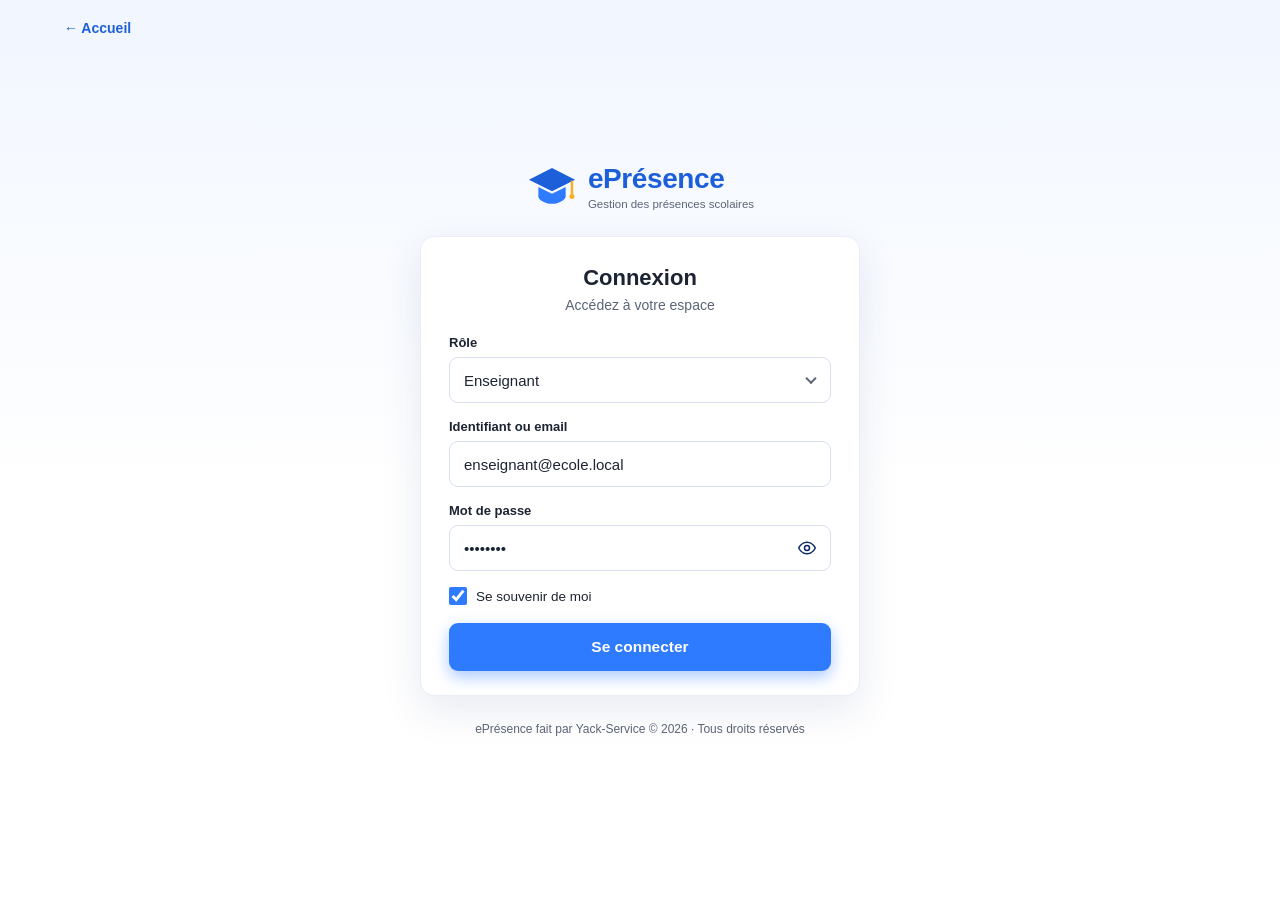
<file: parametres.html>
<!DOCTYPE html>
<html lang="fr">
<head>
  <meta charset="UTF-8">
  <meta name="viewport" content="width=device-width, initial-scale=1">
  <title>Paramètres – ePrésence</title>
  <link rel="stylesheet" href="dashboard.css">
  <link rel="stylesheet" href="pages.css">
</head>
<body>

  <!-- Icônes réutilisables -->
  <svg width="0" height="0" style="position:absolute" aria-hidden="true">
    <defs>
      <symbol id="i-dash" viewBox="0 0 24 24"><rect x="3" y="3" width="7" height="8" rx="1.5"/><rect x="14" y="3" width="7" height="5" rx="1.5"/><rect x="14" y="12" width="7" height="9" rx="1.5"/><rect x="3" y="15" width="7" height="6" rx="1.5"/></symbol>
      <symbol id="i-filiere" viewBox="0 0 24 24"><path d="M12 3 2 8l10 5 10-5-10-5Z"/><path d="M6 11v5c0 1.5 3 3 6 3s6-1.5 6-3v-5"/></symbol>
      <symbol id="i-classe" viewBox="0 0 24 24"><rect x="3" y="4" width="18" height="13" rx="2"/><path d="M8 21h8M12 17v4"/></symbol>
      <symbol id="i-etudiant" viewBox="0 0 24 24"><circle cx="9" cy="8" r="3.2"/><path d="M3 20c0-3.3 2.7-6 6-6s6 2.7 6 6"/><circle cx="17" cy="9" r="2.4"/><path d="M17 14c2.6 0 4 2 4 5"/></symbol>
      <symbol id="i-enseignant" viewBox="0 0 24 24"><circle cx="12" cy="8" r="3.5"/><path d="M5 21c0-3.9 3.1-7 7-7s7 3.1 7 7"/><path d="M9 14.5 12 18l3-3.5"/></symbol>
      <symbol id="i-cours" viewBox="0 0 24 24"><path d="M4 5a2 2 0 0 1 2-2h13v16H6a2 2 0 0 0-2 2V5Z"/><path d="M4 19a2 2 0 0 1 2-2h13M9 7h6"/></symbol>
      <symbol id="i-edt" viewBox="0 0 24 24"><rect x="3" y="5" width="18" height="16" rx="2"/><path d="M3 10h18M8 3v4M16 3v4"/></symbol>
      <symbol id="i-seance" viewBox="0 0 24 24"><circle cx="12" cy="12" r="9"/><path d="M12 7v5l3 2"/></symbol>
      <symbol id="i-rapport" viewBox="0 0 24 24"><path d="M4 20V10M10 20V4M16 20v-7M22 20H2"/></symbol>
      <symbol id="i-param" viewBox="0 0 24 24"><circle cx="12" cy="12" r="3"/><path d="M19.4 15a1.7 1.7 0 0 0 .3 1.8l.1.1a2 2 0 1 1-2.8 2.8l-.1-.1a1.7 1.7 0 0 0-1.8-.3 1.7 1.7 0 0 0-1 1.5V21a2 2 0 1 1-4 0v-.1a1.7 1.7 0 0 0-1.1-1.5 1.7 1.7 0 0 0-1.8.3l-.1.1a2 2 0 1 1-2.8-2.8l.1-.1a1.7 1.7 0 0 0 .3-1.8 1.7 1.7 0 0 0-1.5-1H3a2 2 0 1 1 0-4h.1a1.7 1.7 0 0 0 1.5-1.1 1.7 1.7 0 0 0-.3-1.8l-.1-.1a2 2 0 1 1 2.8-2.8l.1.1a1.7 1.7 0 0 0 1.8.3H9a1.7 1.7 0 0 0 1-1.5V3a2 2 0 1 1 4 0v.1a1.7 1.7 0 0 0 1 1.5 1.7 1.7 0 0 0 1.8-.3l.1-.1a2 2 0 1 1 2.8 2.8l-.1.1a1.7 1.7 0 0 0-.3 1.8V9a1.7 1.7 0 0 0 1.5 1H21a2 2 0 1 1 0 4h-.1a1.7 1.7 0 0 0-1.5 1Z"/></symbol>
      <symbol id="i-logout" viewBox="0 0 24 24"><path d="M9 21H5a2 2 0 0 1-2-2V5a2 2 0 0 1 2-2h4M16 17l5-5-5-5M21 12H9"/></symbol>
      <symbol id="i-plus" viewBox="0 0 24 24"><rect x="3" y="4" width="18" height="17" rx="2"/><path d="M12 9v8M8 13h8"/></symbol>
      <symbol id="i-edit" viewBox="0 0 24 24"><path d="M12 20h9"/><path d="M16.5 3.5a2.1 2.1 0 0 1 3 3L7 19l-4 1 1-4L16.5 3.5Z"/></symbol>
      <symbol id="i-user-plus" viewBox="0 0 24 24"><circle cx="9" cy="8" r="3.5"/><path d="M2 21c0-3.9 3.1-7 7-7s7 3.1 7 7M19 8v6M16 11h6"/></symbol>
      <symbol id="i-add" viewBox="0 0 24 24"><path d="M12 5v14M5 12h14"/></symbol>
      <symbol id="i-eye" viewBox="0 0 24 24"><path d="M2 12s3.6-7 10-7 10 7 10 7-3.6 7-10 7S2 12 2 12Z"/><circle cx="12" cy="12" r="3"/></symbol>
      <symbol id="i-trash" viewBox="0 0 24 24"><path d="M3 6h18M8 6V4h8v2M6 6l1 14h10l1-14M10 11v6M14 11v6"/></symbol>
      <symbol id="i-profil" viewBox="0 0 24 24"><circle cx="12" cy="8" r="3.5"/><path d="M5 21c0-3.9 3.1-7 7-7s7 3.1 7 7"/></symbol>
      <symbol id="i-presence" viewBox="0 0 24 24"><circle cx="12" cy="12" r="9"/><path d="m8 12 3 3 5-6"/></symbol>
      <symbol id="i-bell" viewBox="0 0 24 24"><path d="M6 8a6 6 0 0 1 12 0c0 7 3 8 3 8H3s3-1 3-8"/><path d="M10.3 21a1.9 1.9 0 0 0 3.4 0"/></symbol>
      <symbol id="i-file" viewBox="0 0 24 24"><path d="M6 3h9l4 4v14H6z"/><path d="M14 3v5h5M9 13h6M9 17h6"/></symbol>
      <symbol id="i-search" viewBox="0 0 24 24"><circle cx="11" cy="11" r="7"/><path d="m20 20-3.5-3.5"/></symbol>
      <symbol id="i-building" viewBox="0 0 24 24"><path d="M3 21h18M5 21V5l7-2 7 2v16"/><path d="M9 9h2M13 9h2M9 13h2M13 13h2M10 21v-4h4v4"/></symbol>
      <symbol id="i-database" viewBox="0 0 24 24"><ellipse cx="12" cy="5" rx="8" ry="3"/><path d="M4 5v6c0 1.7 3.6 3 8 3s8-1.3 8-3V5M4 11v6c0 1.7 3.6 3 8 3s8-1.3 8-3v-6"/></symbol>
      <symbol id="i-lock" viewBox="0 0 24 24"><rect x="5" y="11" width="14" height="10" rx="2"/><path d="M8 11V8a4 4 0 0 1 8 0v3"/></symbol>
      <symbol id="i-block" viewBox="0 0 24 24"><circle cx="12" cy="12" r="9"/><path d="m5.6 5.6 12.8 12.8"/></symbol>
      <symbol id="i-mail" viewBox="0 0 24 24"><rect x="3" y="5" width="18" height="14" rx="2"/><path d="m3 7 9 6 9-6"/></symbol>
      <symbol id="i-phone" viewBox="0 0 24 24"><rect x="7" y="2" width="10" height="20" rx="2"/><path d="M11 18h2"/></symbol>
      <symbol id="i-pin" viewBox="0 0 24 24"><path d="M12 21s7-6.2 7-11a7 7 0 1 0-14 0c0 4.8 7 11 7 11Z"/><circle cx="12" cy="10" r="2.5"/></symbol>
      <symbol id="i-info" viewBox="0 0 24 24"><circle cx="12" cy="12" r="9"/><path d="M12 11v5M12 8h.01"/></symbol>
    </defs>
  </svg>

  <div class="layout">

    <!-- ========== BARRE LATÉRALE ========== -->
    <aside class="sidebar" id="sidebar" aria-label="Menu principal">
      <a href="index.html" class="brand">
        <svg class="brand-icon" viewBox="0 0 48 40" aria-hidden="true">
          <path d="M24 2 2 13l22 11 22-11L24 2Z" fill="#ffffff"/>
          <path d="M11 20v9c0 3 6 7 13 7s13-4 13-7v-9l-13 6.5L11 20Z" fill="#8db6ff"/>
          <path d="M43 15v12" stroke="#f5b324" stroke-width="2.4" stroke-linecap="round"/>
          <circle cx="43" cy="29" r="2.4" fill="#f5b324"/>
        </svg>
        <span><strong>ePrésence</strong><small>Gestion des présences scolaires</small></span>
      </a>

      <nav class="menu">
        <a href="tableau-de-bord.html"><svg><use href="#i-dash"/></svg>Tableau de bord</a>
        <a href="filieres.html"><svg><use href="#i-filiere"/></svg>Filières</a>
        <a href="classes.html"><svg><use href="#i-classe"/></svg>Classes</a>
        <a href="etudiants.html"><svg><use href="#i-etudiant"/></svg>Étudiants</a>
        <a href="enseignants.html"><svg><use href="#i-enseignant"/></svg>Enseignants</a>
        <a href="cours.html"><svg><use href="#i-cours"/></svg>Cours</a>
        <a href="emploi-du-temps.html"><svg><use href="#i-edt"/></svg>Emploi du temps</a>
        <a href="seances.html"><svg><use href="#i-seance"/></svg>Présences</a>
        <a href="rapports.html"><svg><use href="#i-rapport"/></svg>Rapports</a>
        <a href="parametres.html" class="active" aria-current="page"><svg><use href="#i-param"/></svg>Paramètres</a>
      </nav>

      <div class="side-user">
        <span class="avatar" id="side-avatar">A</span>
        <div><strong id="side-name">Admin</strong><small id="side-role">Administrateur</small></div>
      </div>
      <a href="connexion.html" class="menu-logout" id="logout"><svg><use href="#i-logout"/></svg>Déconnexion</a>
    </aside>
    <div class="backdrop" id="backdrop"></div>

    <!-- ========== CONTENU ========== -->
    <div class="main">
      <header class="topbar">
        <button class="hamburger" id="hamburger" aria-label="Afficher ou masquer le menu" aria-expanded="false" aria-controls="sidebar">
          <svg viewBox="0 0 24 24"><path d="M3 6h18M3 12h18M3 18h18"/></svg>
        </button>

        <div class="top-search">
          <svg viewBox="0 0 24 24"><use href="#i-search"/></svg>
          <input type="search" id="top-search" placeholder="Rechercher..." aria-label="Rechercher une page" autocomplete="off">
          <div class="search-results" id="search-results" role="listbox" hidden></div>
        </div>

        <div class="top-right">
          <div class="bell-wrap">
            <button class="bell" id="bell" aria-label="Notifications" aria-haspopup="true" aria-expanded="false">
              <svg viewBox="0 0 24 24"><use href="#i-bell"/></svg>
              <span class="bell-count" id="bell-count">0</span>
            </button>
            <div class="notif" id="bell-menu" hidden></div>
          </div>

          <div class="user" id="user-menu">
            <button class="user-btn" id="user-btn" aria-haspopup="true" aria-expanded="false">
              <span class="avatar" id="avatar">A</span>
              <span class="user-info">
                <strong id="user-name">Admin</strong>
                <small id="user-role">Administrateur</small>
              </span>
              <svg class="chevron" viewBox="0 0 24 24"><path d="m6 9 6 6 6-6"/></svg>
            </button>
            <div class="dropdown" id="dropdown" hidden>
              <a href="parametres.html">Paramètres</a>
              <a href="connexion.html" id="logout-top">Déconnexion</a>
            </div>
          </div>
        </div>
      </header>

      <main class="content">
        <div class="page-head">
          <div><h1>Paramètres</h1><p class="lead">Configurez les paramètres de votre établissement.</p></div>
        </div>
        <div class="settings">
          <nav class="card settings-nav" role="tablist" aria-label="Sections des paramètres"><button type="button" role="tab" data-panel="general" aria-selected="false"><svg viewBox="0 0 24 24"><use href="#i-building"/></svg>Informations générales</button><button type="button" role="tab" data-panel="annee" aria-selected="false"><svg viewBox="0 0 24 24"><use href="#i-edt"/></svg>Année académique</button><button type="button" role="tab" data-panel="filieres" aria-selected="false"><svg viewBox="0 0 24 24"><use href="#i-filiere"/></svg>Filières</button><button type="button" role="tab" data-panel="classes" aria-selected="false"><svg viewBox="0 0 24 24"><use href="#i-classe"/></svg>Classes</button><button type="button" role="tab" data-panel="edt" aria-selected="false"><svg viewBox="0 0 24 24"><use href="#i-seance"/></svg>Emploi du temps</button><button type="button" role="tab" data-panel="limites" aria-selected="false"><svg viewBox="0 0 24 24"><use href="#i-presence"/></svg>Limitation des présences</button><button type="button" role="tab" data-panel="sauvegarde" aria-selected="false"><svg viewBox="0 0 24 24"><use href="#i-database"/></svg>Sauvegarde</button><button type="button" role="tab" data-panel="securite" aria-selected="false"><svg viewBox="0 0 24 24"><use href="#i-lock"/></svg>Sécurité</button><button type="button" role="tab" data-panel="notifications" aria-selected="false"><svg viewBox="0 0 24 24"><use href="#i-bell"/></svg>Notifications</button></nav>
          <div>
            <div class="settings-panel card" id="p-general">
              <h2>Informations générales</h2><p class="sub">Les coordonnées de votre établissement.</p>
              <form data-section="general" novalidate>
                <div class="f"><label for="etab-nom">Nom de l'établissement *</label><input id="etab-nom" name="nom" required value="École Supérieure de Réseaux et Informatique"></div>
                <div class="f"><label for="etab-adresse">Adresse *</label><input id="etab-adresse" name="adresse" required value="Ouagadougou, Burkina Faso"></div>
                <div class="f"><label for="etab-tel">Téléphone *</label><input id="etab-tel" name="tel" required value="+226 25 12 34 56"></div>
                <div class="f"><label for="etab-mail">Email *</label><input id="etab-mail" name="email" type="email" required value="contact@ecole.local"></div>
                <p class="f" style="margin-bottom:8px"><strong style="font-size:12.5px">Logo de l'établissement</strong></p>
                <div class="logo-box">
                  <div class="logo-preview" id="logo-preview"><svg viewBox="0 0 48 40" aria-hidden="true"><path d="M24 2 2 13l22 11 22-11L24 2Z" fill="#1d5fd8"/><path d="M11 20v9c0 3 6 7 13 7s13-4 13-7v-9l-13 6.5L11 20Z" fill="#2f7bff"/><path d="M43 15v12" stroke="#f5b324" stroke-width="2.4" stroke-linecap="round"/><circle cx="43" cy="29" r="2.4" fill="#f5b324"/></svg></div>
                  <div>
                    <button type="button" class="btn-primary" id="btn-logo">Choisir un fichier</button>
                    <input type="file" id="logo-file" accept="image/png,image/jpeg" hidden>
                    <p class="note" style="margin-top:8px">Format recommandé : PNG, JPG (max 2 Mo)</p>
                  </div>
                </div>
                <div class="settings-actions"><button type="submit" class="btn-primary">Enregistrer</button></div>
              </form>
            </div>

            <div class="settings-panel card" id="p-annee" hidden>
              <h2>Année académique</h2><p class="sub">Période scolaire en cours.</p>
              <form data-section="annee" novalidate>
                <div class="f"><label for="an-cours">Année en cours</label>
                  <select id="an-cours" name="annee"><option>2023 - 2024</option><option selected>2024 - 2025</option><option>2025 - 2026</option></select></div>
                <div class="row2">
                  <div class="f"><label for="an-debut">Date de début</label><input id="an-debut" name="debut" type="date" value="2024-10-01"></div>
                  <div class="f"><label for="an-fin">Date de fin</label><input id="an-fin" name="fin" type="date" value="2025-07-31"></div>
                </div>
                <div class="f"><label for="an-sem">Découpage</label>
                  <select id="an-sem" name="decoupage"><option>2 semestres</option><option>3 trimestres</option></select></div>
                <div class="settings-actions"><button type="submit" class="btn-primary">Enregistrer</button></div>
              </form>
            </div>

            <div class="settings-panel card" id="p-filieres" hidden>
              <h2>Filières</h2><p class="sub">Les filières se gèrent depuis leur page dédiée.</p>
              <div class="link-card"><div><small class="note">Filières enregistrées</small><br><strong id="n-filieres">0</strong></div>
                <a class="btn-primary" href="filieres.html">Gérer les filières</a></div>
            </div>

            <div class="settings-panel card" id="p-classes" hidden>
              <h2>Classes</h2><p class="sub">Les classes se gèrent depuis leur page dédiée.</p>
              <div class="link-card"><div><small class="note">Classes enregistrées</small><br><strong id="n-classes">0</strong></div>
                <a class="btn-primary" href="classes.html">Gérer les classes</a></div>
            </div>

            <div class="settings-panel card" id="p-edt" hidden>
              <h2>Emploi du temps</h2><p class="sub">Horaires et jours de cours.</p>
              <form data-section="edt" novalidate>
                <div class="row2">
                  <div class="f"><label for="edt-debut">Début des cours</label><input id="edt-debut" name="debut_h" type="time" value="08:00"></div>
                  <div class="f"><label for="edt-fin">Fin des cours</label><input id="edt-fin" name="fin_h" type="time" value="18:00"></div>
                </div>
                <div class="f"><label for="edt-duree">Durée d'un créneau</label>
                  <select id="edt-duree" name="duree"><option>1 h</option><option>1 h 30</option><option selected>2 h</option></select></div>
                <div class="f"><label>Jours de cours</label>
                  <div class="days">
                    <label><input type="checkbox" name="lun" checked> Lun</label><label><input type="checkbox" name="mar" checked> Mar</label>
                    <label><input type="checkbox" name="mer" checked> Mer</label><label><input type="checkbox" name="jeu" checked> Jeu</label>
                    <label><input type="checkbox" name="ven" checked> Ven</label><label><input type="checkbox" name="sam"> Sam</label>
                  </div></div>
                <div class="settings-actions"><button type="submit" class="btn-primary">Enregistrer</button></div>
              </form>
            </div>

            <div class="settings-panel card" id="p-limites" hidden>
              <h2>Limitation des présences</h2><p class="sub">Seuils d'alerte et règles de l'appel.</p>
              <form data-section="limites" novalidate>
                <div class="f"><label for="lim-abs">Absences non justifiées avant alerte</label><input id="lim-abs" name="seuil_abs" type="number" min="1" value="5"></div>
                <div class="f"><label for="lim-taux">Taux d'assiduité minimal (%)</label><input id="lim-taux" name="taux_min" type="number" min="0" max="100" value="75"></div>
                <div class="f"><label for="lim-ret">Retard à partir de (minutes)</label><input id="lim-ret" name="retard_min" type="number" min="1" value="10"></div>
                <div class="f"><label for="lim-mod">Délai de modification d'un appel (heures)</label><input id="lim-mod" name="delai_h" type="number" min="0" value="24"></div>
                <div class="settings-actions"><button type="submit" class="btn-primary">Enregistrer</button></div>
              </form>
            </div>

            <div class="settings-panel card" id="p-sauvegarde" hidden>
              <h2>Sauvegarde</h2><p class="sub">Exportez ou restaurez les données enregistrées dans ce navigateur.</p>
              <div class="btn-row">
                <button type="button" class="btn-primary" id="btn-export">Exporter les données</button>
                <button type="button" class="btn-ghost btn-outline-blue" id="btn-import">Restaurer une sauvegarde</button>
                <input type="file" id="import-file" accept="application/json,.json" hidden>
                <button type="button" class="btn-danger" id="btn-reset">Réinitialiser</button>
              </div>
            </div>

            <div class="settings-panel card" id="p-securite" hidden>
              <h2>Sécurité</h2><p class="sub">Modifiez votre mot de passe (compte de démonstration).</p>
              <form id="form-mdp" novalidate>
                <div class="f"><label for="mdp-actuel">Mot de passe actuel</label><input id="mdp-actuel" type="password" autocomplete="current-password"></div>
                <div class="f"><label for="mdp-nouveau">Nouveau mot de passe</label><input id="mdp-nouveau" type="password" autocomplete="new-password"></div>
                <div class="f"><label for="mdp-conf">Confirmer le mot de passe</label><input id="mdp-conf" type="password" autocomplete="new-password"></div>
                <div class="settings-actions"><button type="submit" class="btn-primary">Modifier le mot de passe</button></div>
              </form>
              <form data-section="session" novalidate style="margin-top:26px">
                <div class="f"><label for="ses-duree">Durée de session</label>
                  <select id="ses-duree" name="duree"><option>30 minutes</option><option selected>1 heure</option><option>4 heures</option></select></div>
                <div class="settings-actions"><button type="submit" class="btn-primary">Enregistrer</button></div>
              </form>
            </div>

            <div class="settings-panel card" id="p-notifications" hidden>
              <h2>Notifications</h2><p class="sub">Choisissez les alertes à recevoir.</p>
              <form data-section="notifications" novalidate>
                <label class="switch-row">Absences du jour par email<input type="checkbox" name="n_abs" checked></label>
                <label class="switch-row">Rapport hebdomadaire<input type="checkbox" name="n_rapport" checked></label>
                <label class="switch-row">Alertes de seuil d'absences<input type="checkbox" name="n_seuil" checked></label>
                <label class="switch-row">Nouvelles inscriptions<input type="checkbox" name="n_inscr"></label>
                <div class="settings-actions"><button type="submit" class="btn-primary">Enregistrer</button></div>
              </form>
            </div>
          </div>
        </div>
      </main>

    </div>
  </div>

  <div class="toast" id="toast" role="status" aria-live="polite" hidden></div>
  <script src="auth.js"></script>
  <script src="etablissement.js"></script>
  <script src="layout.js"></script>
  <script src="data.js"></script>
  <script src="parametres.js"></script>
</body>
</html>
</file>
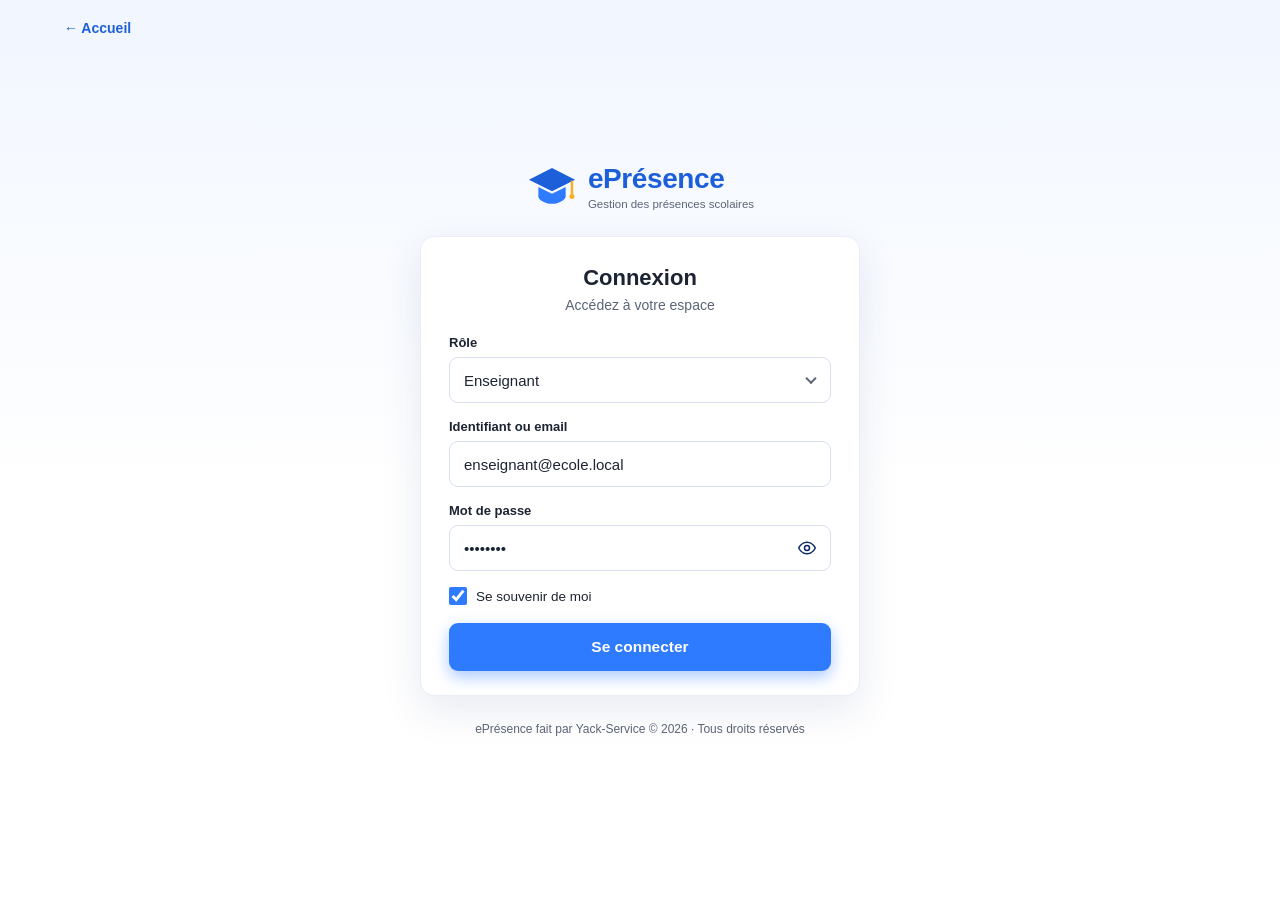
<file: profil.html>
<!DOCTYPE html>
<html lang="fr">
<head>
  <meta charset="UTF-8">
  <meta name="viewport" content="width=device-width, initial-scale=1">
  <title>Mon profil – ePrésence</title>
  <link rel="stylesheet" href="dashboard.css">
  <link rel="stylesheet" href="pages.css">
</head>
<body>

  <!-- Icônes réutilisables -->
  <svg width="0" height="0" style="position:absolute" aria-hidden="true">
    <defs>
      <symbol id="i-dash" viewBox="0 0 24 24"><rect x="3" y="3" width="7" height="8" rx="1.5"/><rect x="14" y="3" width="7" height="5" rx="1.5"/><rect x="14" y="12" width="7" height="9" rx="1.5"/><rect x="3" y="15" width="7" height="6" rx="1.5"/></symbol>
      <symbol id="i-filiere" viewBox="0 0 24 24"><path d="M12 3 2 8l10 5 10-5-10-5Z"/><path d="M6 11v5c0 1.5 3 3 6 3s6-1.5 6-3v-5"/></symbol>
      <symbol id="i-classe" viewBox="0 0 24 24"><rect x="3" y="4" width="18" height="13" rx="2"/><path d="M8 21h8M12 17v4"/></symbol>
      <symbol id="i-etudiant" viewBox="0 0 24 24"><circle cx="9" cy="8" r="3.2"/><path d="M3 20c0-3.3 2.7-6 6-6s6 2.7 6 6"/><circle cx="17" cy="9" r="2.4"/><path d="M17 14c2.6 0 4 2 4 5"/></symbol>
      <symbol id="i-enseignant" viewBox="0 0 24 24"><circle cx="12" cy="8" r="3.5"/><path d="M5 21c0-3.9 3.1-7 7-7s7 3.1 7 7"/><path d="M9 14.5 12 18l3-3.5"/></symbol>
      <symbol id="i-cours" viewBox="0 0 24 24"><path d="M4 5a2 2 0 0 1 2-2h13v16H6a2 2 0 0 0-2 2V5Z"/><path d="M4 19a2 2 0 0 1 2-2h13M9 7h6"/></symbol>
      <symbol id="i-edt" viewBox="0 0 24 24"><rect x="3" y="5" width="18" height="16" rx="2"/><path d="M3 10h18M8 3v4M16 3v4"/></symbol>
      <symbol id="i-seance" viewBox="0 0 24 24"><circle cx="12" cy="12" r="9"/><path d="M12 7v5l3 2"/></symbol>
      <symbol id="i-rapport" viewBox="0 0 24 24"><path d="M4 20V10M10 20V4M16 20v-7M22 20H2"/></symbol>
      <symbol id="i-param" viewBox="0 0 24 24"><circle cx="12" cy="12" r="3"/><path d="M19.4 15a1.7 1.7 0 0 0 .3 1.8l.1.1a2 2 0 1 1-2.8 2.8l-.1-.1a1.7 1.7 0 0 0-1.8-.3 1.7 1.7 0 0 0-1 1.5V21a2 2 0 1 1-4 0v-.1a1.7 1.7 0 0 0-1.1-1.5 1.7 1.7 0 0 0-1.8.3l-.1.1a2 2 0 1 1-2.8-2.8l.1-.1a1.7 1.7 0 0 0 .3-1.8 1.7 1.7 0 0 0-1.5-1H3a2 2 0 1 1 0-4h.1a1.7 1.7 0 0 0 1.5-1.1 1.7 1.7 0 0 0-.3-1.8l-.1-.1a2 2 0 1 1 2.8-2.8l.1.1a1.7 1.7 0 0 0 1.8.3H9a1.7 1.7 0 0 0 1-1.5V3a2 2 0 1 1 4 0v.1a1.7 1.7 0 0 0 1 1.5 1.7 1.7 0 0 0 1.8-.3l.1-.1a2 2 0 1 1 2.8 2.8l-.1.1a1.7 1.7 0 0 0-.3 1.8V9a1.7 1.7 0 0 0 1.5 1H21a2 2 0 1 1 0 4h-.1a1.7 1.7 0 0 0-1.5 1Z"/></symbol>
      <symbol id="i-logout" viewBox="0 0 24 24"><path d="M9 21H5a2 2 0 0 1-2-2V5a2 2 0 0 1 2-2h4M16 17l5-5-5-5M21 12H9"/></symbol>
      <symbol id="i-plus" viewBox="0 0 24 24"><rect x="3" y="4" width="18" height="17" rx="2"/><path d="M12 9v8M8 13h8"/></symbol>
      <symbol id="i-edit" viewBox="0 0 24 24"><path d="M12 20h9"/><path d="M16.5 3.5a2.1 2.1 0 0 1 3 3L7 19l-4 1 1-4L16.5 3.5Z"/></symbol>
      <symbol id="i-user-plus" viewBox="0 0 24 24"><circle cx="9" cy="8" r="3.5"/><path d="M2 21c0-3.9 3.1-7 7-7s7 3.1 7 7M19 8v6M16 11h6"/></symbol>
      <symbol id="i-add" viewBox="0 0 24 24"><path d="M12 5v14M5 12h14"/></symbol>
      <symbol id="i-eye" viewBox="0 0 24 24"><path d="M2 12s3.6-7 10-7 10 7 10 7-3.6 7-10 7S2 12 2 12Z"/><circle cx="12" cy="12" r="3"/></symbol>
      <symbol id="i-trash" viewBox="0 0 24 24"><path d="M3 6h18M8 6V4h8v2M6 6l1 14h10l1-14M10 11v6M14 11v6"/></symbol>
      <symbol id="i-profil" viewBox="0 0 24 24"><circle cx="12" cy="8" r="3.5"/><path d="M5 21c0-3.9 3.1-7 7-7s7 3.1 7 7"/></symbol>
      <symbol id="i-presence" viewBox="0 0 24 24"><circle cx="12" cy="12" r="9"/><path d="m8 12 3 3 5-6"/></symbol>
      <symbol id="i-bell" viewBox="0 0 24 24"><path d="M6 8a6 6 0 0 1 12 0c0 7 3 8 3 8H3s3-1 3-8"/><path d="M10.3 21a1.9 1.9 0 0 0 3.4 0"/></symbol>
      <symbol id="i-file" viewBox="0 0 24 24"><path d="M6 3h9l4 4v14H6z"/><path d="M14 3v5h5M9 13h6M9 17h6"/></symbol>
      <symbol id="i-search" viewBox="0 0 24 24"><circle cx="11" cy="11" r="7"/><path d="m20 20-3.5-3.5"/></symbol>
      <symbol id="i-building" viewBox="0 0 24 24"><path d="M3 21h18M5 21V5l7-2 7 2v16"/><path d="M9 9h2M13 9h2M9 13h2M13 13h2M10 21v-4h4v4"/></symbol>
      <symbol id="i-database" viewBox="0 0 24 24"><ellipse cx="12" cy="5" rx="8" ry="3"/><path d="M4 5v6c0 1.7 3.6 3 8 3s8-1.3 8-3V5M4 11v6c0 1.7 3.6 3 8 3s8-1.3 8-3v-6"/></symbol>
      <symbol id="i-lock" viewBox="0 0 24 24"><rect x="5" y="11" width="14" height="10" rx="2"/><path d="M8 11V8a4 4 0 0 1 8 0v3"/></symbol>
      <symbol id="i-block" viewBox="0 0 24 24"><circle cx="12" cy="12" r="9"/><path d="m5.6 5.6 12.8 12.8"/></symbol>
      <symbol id="i-mail" viewBox="0 0 24 24"><rect x="3" y="5" width="18" height="14" rx="2"/><path d="m3 7 9 6 9-6"/></symbol>
      <symbol id="i-phone" viewBox="0 0 24 24"><rect x="7" y="2" width="10" height="20" rx="2"/><path d="M11 18h2"/></symbol>
      <symbol id="i-pin" viewBox="0 0 24 24"><path d="M12 21s7-6.2 7-11a7 7 0 1 0-14 0c0 4.8 7 11 7 11Z"/><circle cx="12" cy="10" r="2.5"/></symbol>
      <symbol id="i-info" viewBox="0 0 24 24"><circle cx="12" cy="12" r="9"/><path d="M12 11v5M12 8h.01"/></symbol>
    </defs>
  </svg>

  <div class="layout">

    <!-- ========== BARRE LATÉRALE ========== -->
    <aside class="sidebar" id="sidebar" aria-label="Menu principal">
      <a href="index.html" class="brand">
        <svg class="brand-icon" viewBox="0 0 48 40" aria-hidden="true">
          <path d="M24 2 2 13l22 11 22-11L24 2Z" fill="#ffffff"/>
          <path d="M11 20v9c0 3 6 7 13 7s13-4 13-7v-9l-13 6.5L11 20Z" fill="#8db6ff"/>
          <path d="M43 15v12" stroke="#f5b324" stroke-width="2.4" stroke-linecap="round"/>
          <circle cx="43" cy="29" r="2.4" fill="#f5b324"/>
        </svg>
        <span><strong>ePrésence</strong><small>Gestion des présences scolaires</small></span>
      </a>

      <nav class="menu">
        <a href="profil.html" class="active" aria-current="page"><svg><use href="#i-profil"/></svg>Mon profil</a>
        <a href="historique.html"><svg><use href="#i-presence"/></svg>Mes présences</a>
        <a href="mon-emploi-du-temps.html"><svg><use href="#i-edt"/></svg>Mon emploi du temps</a>
        <a href="notifications.html"><svg><use href="#i-bell"/></svg>Notifications</a>
        <a href="parametres.html"><svg><use href="#i-param"/></svg>Paramètres</a>
      </nav>

      <div class="side-user">
        <span class="avatar" id="side-avatar">A</span>
        <div><strong id="side-name">Admin</strong><small id="side-role">Administrateur</small></div>
      </div>
      <a href="connexion.html" class="menu-logout" id="logout"><svg><use href="#i-logout"/></svg>Déconnexion</a>
    </aside>
    <div class="backdrop" id="backdrop"></div>

    <!-- ========== CONTENU ========== -->
    <div class="main">
      <header class="topbar">
        <button class="hamburger" id="hamburger" aria-label="Afficher ou masquer le menu" aria-expanded="false" aria-controls="sidebar">
          <svg viewBox="0 0 24 24"><path d="M3 6h18M3 12h18M3 18h18"/></svg>
        </button>

        <div class="top-search">
          <svg viewBox="0 0 24 24"><use href="#i-search"/></svg>
          <input type="search" id="top-search" placeholder="Rechercher..." aria-label="Rechercher une page" autocomplete="off">
          <div class="search-results" id="search-results" role="listbox" hidden></div>
        </div>

        <div class="top-right">
          <div class="bell-wrap">
            <button class="bell" id="bell" aria-label="Notifications" aria-haspopup="true" aria-expanded="false">
              <svg viewBox="0 0 24 24"><use href="#i-bell"/></svg>
              <span class="bell-count" id="bell-count">0</span>
            </button>
            <div class="notif" id="bell-menu" hidden></div>
          </div>

          <div class="user" id="user-menu">
            <button class="user-btn" id="user-btn" aria-haspopup="true" aria-expanded="false">
              <span class="avatar" id="avatar">A</span>
              <span class="user-info">
                <strong id="user-name">Admin</strong>
                <small id="user-role">Administrateur</small>
              </span>
              <svg class="chevron" viewBox="0 0 24 24"><path d="m6 9 6 6 6-6"/></svg>
            </button>
            <div class="dropdown" id="dropdown" hidden>
              <a href="profil.html">Mon profil</a>
              <a href="connexion.html" id="logout-top">Déconnexion</a>
            </div>
          </div>
        </div>
      </header>

      <main class="content">
        <div class="page-head">
          <div><h1>Mon profil</h1><p class="lead">Consultez et gérez vos informations personnelles.</p></div>
          <button type="button" class="btn-ghost btn-outline-blue" id="btn-edit"><svg viewBox="0 0 24 24" style="width:16px;height:16px"><use href="#i-edit"/></svg>Modifier mon profil</button>
        </div>

        <div class="profil-top">
          <section class="card profile-card big" aria-label="Identité">
            <span class="avatar-xl" aria-hidden="true"><svg viewBox="0 0 24 24"><use href="#i-profil"/></svg></span>
            <div>
              <h2 data-me="nom">OUEDRAOGO Ibrahim</h2>
              <p>Matricule : <span data-me="matricule">2024-001</span></p>
              <p>Classe : <span data-me="classe1">L1A</span></p>
              <p>Filière : <span data-me="filiere">Réseaux</span></p>
              <span class="badge ok">Actif</span>
            </div>
          </section>

          <section class="card" aria-labelledby="t-assid">
            <h2 id="t-assid">Taux d'assiduité</h2>
            <div class="assid">
              <div class="ring" style="--size:120px">
                <svg id="ring-svg" role="img" aria-label="Taux d'assiduité"></svg>
                <strong id="ring-pct">92%</strong>
              </div>
              <ul class="legend" id="legend"></ul>
            </div>
          </section>
        </div>

        <div class="profil-bottom">
          <section class="card" aria-labelledby="t-infos">
            <h2 id="t-infos">Mes informations</h2>
            <ul class="infos">
              <li><svg viewBox="0 0 24 24"><use href="#i-profil"/></svg><span>Nom complet</span><strong data-me="nom">OUEDRAOGO Ibrahim</strong></li>
              <li><svg viewBox="0 0 24 24"><use href="#i-edt"/></svg><span>Date de naissance</span><strong id="i-naissance"></strong></li>
              <li><svg viewBox="0 0 24 24"><use href="#i-mail"/></svg><span>Email</span><strong id="i-email"></strong></li>
              <li><svg viewBox="0 0 24 24"><use href="#i-phone"/></svg><span>Téléphone</span><strong id="i-tel"></strong></li>
              <li><svg viewBox="0 0 24 24"><use href="#i-pin"/></svg><span>Adresse</span><strong id="i-adresse"></strong></li>
            </ul>
          </section>

          <section class="card" aria-labelledby="t-last">
            <h2 id="t-last">Dernières présences</h2>
            <div class="table-wrap">
              <table class="table compact">
                <thead><tr><th>Date</th><th>Cours</th><th>Statut</th></tr></thead>
                <tbody id="rows"></tbody>
              </table>
            </div>
            <p style="margin-top:12px;font-size:13px"><a href="historique.html" style="color:var(--bleu);font-weight:600">Voir tout l'historique →</a></p>
          </section>
        </div>

        <p class="banner-ok"><span class="info-ico"><svg viewBox="0 0 24 24"><use href="#i-info"/></svg></span>
          Votre taux d'assiduité est de 92%. Continuez comme ça !</p>
      </main>

    </div>
  </div>

  <dialog class="modal" id="dlg" aria-labelledby="dlg-title">
    <form id="form" novalidate>
      <div class="modal-head"><h2 id="dlg-title">Modifier mon profil</h2><button type="button" class="modal-close" data-close aria-label="Fermer">×</button></div>
      <p class="modal-sub">Le nom, le matricule et la classe sont gérés par l'administration.</p>
      <div class="form-grid">
        <div class="f full"><label for="f-email">Email</label><input id="f-email" type="email" autocomplete="off"></div>
        <div class="f"><label for="f-tel">Téléphone</label><input id="f-tel" type="text" autocomplete="off"></div>
        <div class="f"><label for="f-naissance">Date de naissance</label><input id="f-naissance" type="date"></div>
        <div class="f full"><label for="f-adresse">Adresse</label><input id="f-adresse" type="text" autocomplete="off"></div>
      </div>
      <p class="form-error" id="form-error" role="alert" hidden></p>
      <div class="modal-foot"><button type="button" class="btn-ghost" data-close>Annuler</button><button type="submit" class="btn-primary">Enregistrer</button></div>
    </form>
  </dialog>

  <div class="toast" id="toast" role="status" aria-live="polite" hidden></div>
  <script src="auth.js"></script>
  <script src="etablissement.js"></script>
  <script src="layout.js"></script>
  <script src="charts.js"></script>
  <script src="profil.js"></script>
</body>
</html>
</file>
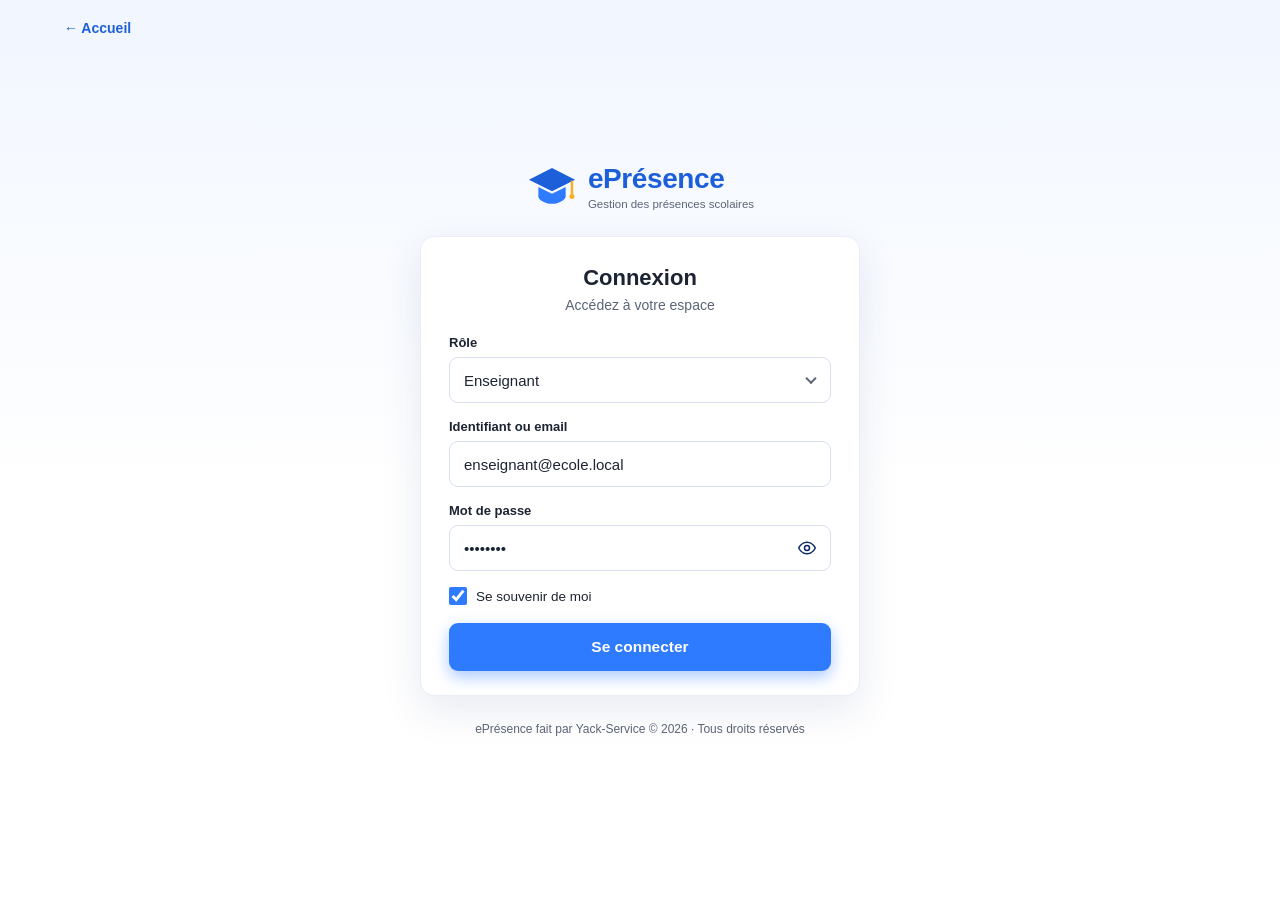
<file: rapports.html>
<!DOCTYPE html>
<html lang="fr">
<head>
  <meta charset="UTF-8">
  <meta name="viewport" content="width=device-width, initial-scale=1">
  <title>Rapports et statistiques – ePrésence</title>
  <link rel="stylesheet" href="dashboard.css">
  <link rel="stylesheet" href="pages.css">
</head>
<body>

  <!-- Icônes réutilisables -->
  <svg width="0" height="0" style="position:absolute" aria-hidden="true">
    <defs>
      <symbol id="i-dash" viewBox="0 0 24 24"><rect x="3" y="3" width="7" height="8" rx="1.5"/><rect x="14" y="3" width="7" height="5" rx="1.5"/><rect x="14" y="12" width="7" height="9" rx="1.5"/><rect x="3" y="15" width="7" height="6" rx="1.5"/></symbol>
      <symbol id="i-filiere" viewBox="0 0 24 24"><path d="M12 3 2 8l10 5 10-5-10-5Z"/><path d="M6 11v5c0 1.5 3 3 6 3s6-1.5 6-3v-5"/></symbol>
      <symbol id="i-classe" viewBox="0 0 24 24"><rect x="3" y="4" width="18" height="13" rx="2"/><path d="M8 21h8M12 17v4"/></symbol>
      <symbol id="i-etudiant" viewBox="0 0 24 24"><circle cx="9" cy="8" r="3.2"/><path d="M3 20c0-3.3 2.7-6 6-6s6 2.7 6 6"/><circle cx="17" cy="9" r="2.4"/><path d="M17 14c2.6 0 4 2 4 5"/></symbol>
      <symbol id="i-enseignant" viewBox="0 0 24 24"><circle cx="12" cy="8" r="3.5"/><path d="M5 21c0-3.9 3.1-7 7-7s7 3.1 7 7"/><path d="M9 14.5 12 18l3-3.5"/></symbol>
      <symbol id="i-cours" viewBox="0 0 24 24"><path d="M4 5a2 2 0 0 1 2-2h13v16H6a2 2 0 0 0-2 2V5Z"/><path d="M4 19a2 2 0 0 1 2-2h13M9 7h6"/></symbol>
      <symbol id="i-edt" viewBox="0 0 24 24"><rect x="3" y="5" width="18" height="16" rx="2"/><path d="M3 10h18M8 3v4M16 3v4"/></symbol>
      <symbol id="i-seance" viewBox="0 0 24 24"><circle cx="12" cy="12" r="9"/><path d="M12 7v5l3 2"/></symbol>
      <symbol id="i-rapport" viewBox="0 0 24 24"><path d="M4 20V10M10 20V4M16 20v-7M22 20H2"/></symbol>
      <symbol id="i-param" viewBox="0 0 24 24"><circle cx="12" cy="12" r="3"/><path d="M19.4 15a1.7 1.7 0 0 0 .3 1.8l.1.1a2 2 0 1 1-2.8 2.8l-.1-.1a1.7 1.7 0 0 0-1.8-.3 1.7 1.7 0 0 0-1 1.5V21a2 2 0 1 1-4 0v-.1a1.7 1.7 0 0 0-1.1-1.5 1.7 1.7 0 0 0-1.8.3l-.1.1a2 2 0 1 1-2.8-2.8l.1-.1a1.7 1.7 0 0 0 .3-1.8 1.7 1.7 0 0 0-1.5-1H3a2 2 0 1 1 0-4h.1a1.7 1.7 0 0 0 1.5-1.1 1.7 1.7 0 0 0-.3-1.8l-.1-.1a2 2 0 1 1 2.8-2.8l.1.1a1.7 1.7 0 0 0 1.8.3H9a1.7 1.7 0 0 0 1-1.5V3a2 2 0 1 1 4 0v.1a1.7 1.7 0 0 0 1 1.5 1.7 1.7 0 0 0 1.8-.3l.1-.1a2 2 0 1 1 2.8 2.8l-.1.1a1.7 1.7 0 0 0-.3 1.8V9a1.7 1.7 0 0 0 1.5 1H21a2 2 0 1 1 0 4h-.1a1.7 1.7 0 0 0-1.5 1Z"/></symbol>
      <symbol id="i-logout" viewBox="0 0 24 24"><path d="M9 21H5a2 2 0 0 1-2-2V5a2 2 0 0 1 2-2h4M16 17l5-5-5-5M21 12H9"/></symbol>
      <symbol id="i-plus" viewBox="0 0 24 24"><rect x="3" y="4" width="18" height="17" rx="2"/><path d="M12 9v8M8 13h8"/></symbol>
      <symbol id="i-edit" viewBox="0 0 24 24"><path d="M12 20h9"/><path d="M16.5 3.5a2.1 2.1 0 0 1 3 3L7 19l-4 1 1-4L16.5 3.5Z"/></symbol>
      <symbol id="i-user-plus" viewBox="0 0 24 24"><circle cx="9" cy="8" r="3.5"/><path d="M2 21c0-3.9 3.1-7 7-7s7 3.1 7 7M19 8v6M16 11h6"/></symbol>
      <symbol id="i-add" viewBox="0 0 24 24"><path d="M12 5v14M5 12h14"/></symbol>
      <symbol id="i-eye" viewBox="0 0 24 24"><path d="M2 12s3.6-7 10-7 10 7 10 7-3.6 7-10 7S2 12 2 12Z"/><circle cx="12" cy="12" r="3"/></symbol>
      <symbol id="i-trash" viewBox="0 0 24 24"><path d="M3 6h18M8 6V4h8v2M6 6l1 14h10l1-14M10 11v6M14 11v6"/></symbol>
      <symbol id="i-profil" viewBox="0 0 24 24"><circle cx="12" cy="8" r="3.5"/><path d="M5 21c0-3.9 3.1-7 7-7s7 3.1 7 7"/></symbol>
      <symbol id="i-presence" viewBox="0 0 24 24"><circle cx="12" cy="12" r="9"/><path d="m8 12 3 3 5-6"/></symbol>
      <symbol id="i-bell" viewBox="0 0 24 24"><path d="M6 8a6 6 0 0 1 12 0c0 7 3 8 3 8H3s3-1 3-8"/><path d="M10.3 21a1.9 1.9 0 0 0 3.4 0"/></symbol>
      <symbol id="i-file" viewBox="0 0 24 24"><path d="M6 3h9l4 4v14H6z"/><path d="M14 3v5h5M9 13h6M9 17h6"/></symbol>
    </defs>
  </svg>

  <div class="layout">

    <!-- ========== BARRE LATÉRALE ========== -->
    <aside class="sidebar" id="sidebar" aria-label="Menu principal">
      <a href="index.html" class="brand">
        <svg class="brand-icon" viewBox="0 0 48 40" aria-hidden="true">
          <path d="M24 2 2 13l22 11 22-11L24 2Z" fill="#ffffff"/>
          <path d="M11 20v9c0 3 6 7 13 7s13-4 13-7v-9l-13 6.5L11 20Z" fill="#8db6ff"/>
          <path d="M43 15v12" stroke="#f5b324" stroke-width="2.4" stroke-linecap="round"/>
          <circle cx="43" cy="29" r="2.4" fill="#f5b324"/>
        </svg>
        <span><strong>ePrésence</strong><small>Gestion des présences scolaires</small></span>
      </a>

      <nav class="menu">
        <a href="tableau-de-bord.html"><svg><use href="#i-dash"/></svg>Tableau de bord</a>
        <a href="filieres.html"><svg><use href="#i-filiere"/></svg>Filières</a>
        <a href="classes.html"><svg><use href="#i-classe"/></svg>Classes</a>
        <a href="etudiants.html"><svg><use href="#i-etudiant"/></svg>Étudiants</a>
        <a href="enseignants.html"><svg><use href="#i-enseignant"/></svg>Enseignants</a>
        <a href="cours.html"><svg><use href="#i-cours"/></svg>Cours</a>
        <a href="emploi-du-temps.html"><svg><use href="#i-edt"/></svg>Emploi du temps</a>
        <a href="seances.html"><svg><use href="#i-seance"/></svg>Séances</a>
        <a href="rapports.html" class="active" aria-current="page"><svg><use href="#i-rapport"/></svg>Rapports</a>
        <a href="parametres.html"><svg><use href="#i-param"/></svg>Paramètres</a>
      </nav>

      <a href="connexion.html" class="menu-logout" id="logout"><svg><use href="#i-logout"/></svg>Déconnexion</a>
    </aside>
    <div class="backdrop" id="backdrop"></div>

    <!-- ========== CONTENU ========== -->
    <div class="main">
      <header class="topbar">
        <button class="hamburger" id="hamburger" aria-label="Ouvrir le menu" aria-expanded="false" aria-controls="sidebar">
          <svg viewBox="0 0 24 24"><path d="M3 6h18M3 12h18M3 18h18"/></svg>
        </button>

        <div class="user" id="user-menu">
          <button class="user-btn" id="user-btn" aria-haspopup="true" aria-expanded="false">
            <span class="avatar" id="avatar">A</span>
            <span class="user-info">
              <strong id="user-name">Administrateur</strong>
              <small>Admin</small>
            </span>
            <svg class="chevron" viewBox="0 0 24 24"><path d="m6 9 6 6 6-6"/></svg>
          </button>
          <div class="dropdown" id="dropdown" hidden>
            <a href="parametres.html">Paramètres</a>
            <a href="connexion.html" id="logout-top">Déconnexion</a>
          </div>
        </div>
      </header>

      <main class="content">
        <h1>Rapports et statistiques</h1>
        <p class="print-only" id="print-title"></p>

        <div class="tabs" role="tablist" aria-label="Type de rapport">
          <button type="button" class="tab" role="tab" id="tab-taux" aria-selected="true" aria-controls="panel-taux">Taux de présence</button>
          <button type="button" class="tab" role="tab" id="tab-absents" aria-selected="false" aria-controls="panel-absents">Liste des absents</button>
          <button type="button" class="tab" role="tab" id="tab-export" aria-selected="false" aria-controls="panel-export">Export</button>
        </div>

        <div class="filters">
          <div class="f"><label for="periode">Période</label>
            <div class="select-box"><select id="periode"><option>Janvier 2025</option><option>Février 2025</option><option selected>Mars 2025</option></select></div></div>
          <div class="f"><label for="classe">Classe</label>
            <div class="select-box"><select id="classe"><option selected>L1A</option><option>L1B</option><option>L2A</option><option>L2B</option><option>L3A</option></select></div></div>
          <button type="button" class="btn-primary" id="btn-generer">Générer</button>
        </div>

        <div class="tab-panel" id="panel-taux" role="tabpanel" aria-labelledby="tab-taux">
          <div class="report-grid">
            <section class="panel" aria-labelledby="t-taux">
              <h2 id="t-taux">Taux de présence par étudiant</h2>
              <ul class="bars" id="bars"></ul>
            </section>
            <section class="panel" aria-labelledby="t-rep">
              <h2 id="t-rep">Répartition des statuts</h2>
              <div class="repartition">
                <div class="ring" style="--size:128px">
                  <svg id="ring-svg" role="img" aria-label="Répartition des statuts"></svg>
                  <strong id="ring-pct">92%</strong>
                </div>
                <ul class="legend" id="legend"></ul>
              </div>
            </section>
          </div>
        </div>

        <div class="tab-panel" id="panel-absents" role="tabpanel" aria-labelledby="tab-absents" hidden>
          <section class="card">
            <h2 class="card-title">Liste des absents</h2>
            <div class="table-wrap" style="margin-top:14px">
              <table class="table">
                <thead><tr><th>Date</th><th>Étudiant</th><th>Cours</th><th>Statut</th></tr></thead>
                <tbody id="absents-rows"></tbody>
              </table>
            </div>
          </section>
        </div>

        <div class="tab-panel no-print" id="panel-export" role="tabpanel" aria-labelledby="tab-export" hidden>
          <section class="card">
            <h2 class="card-title">Options d'export</h2>
            <div class="export-opts" style="margin-top:14px">
              <label><input type="checkbox" id="opt-taux" checked> Taux de présence par étudiant</label>
              <label><input type="checkbox" id="opt-absents" checked> Liste des absents</label>
            </div>
            <p class="note">Ces options s'appliquent à l'export Excel. Pour le PDF, la page est imprimée : choisissez « Enregistrer au format PDF ».</p>
          </section>
        </div>

        <div class="export-actions">
          <button type="button" class="btn-green" id="btn-excel"><svg viewBox="0 0 24 24"><use href="#i-file"/></svg>Exporter en Excel</button>
          <button type="button" class="btn-primary" id="btn-pdf"><svg class="ico-s" viewBox="0 0 24 24"><use href="#i-file"/></svg>Exporter en PDF</button>
        </div>

        <footer class="app-footer">Plus qu'un logiciel, un outil pour la réussite de tous !</footer>
      </main>

    </div>
  </div>

  <div class="toast" id="toast" role="status" aria-live="polite" hidden></div>
  <script src="auth.js"></script>
  <script src="etablissement.js"></script>
  <script src="layout.js"></script>
  <script src="charts.js"></script>
  <script src="rapports.js"></script>
</body>
</html>
</file>
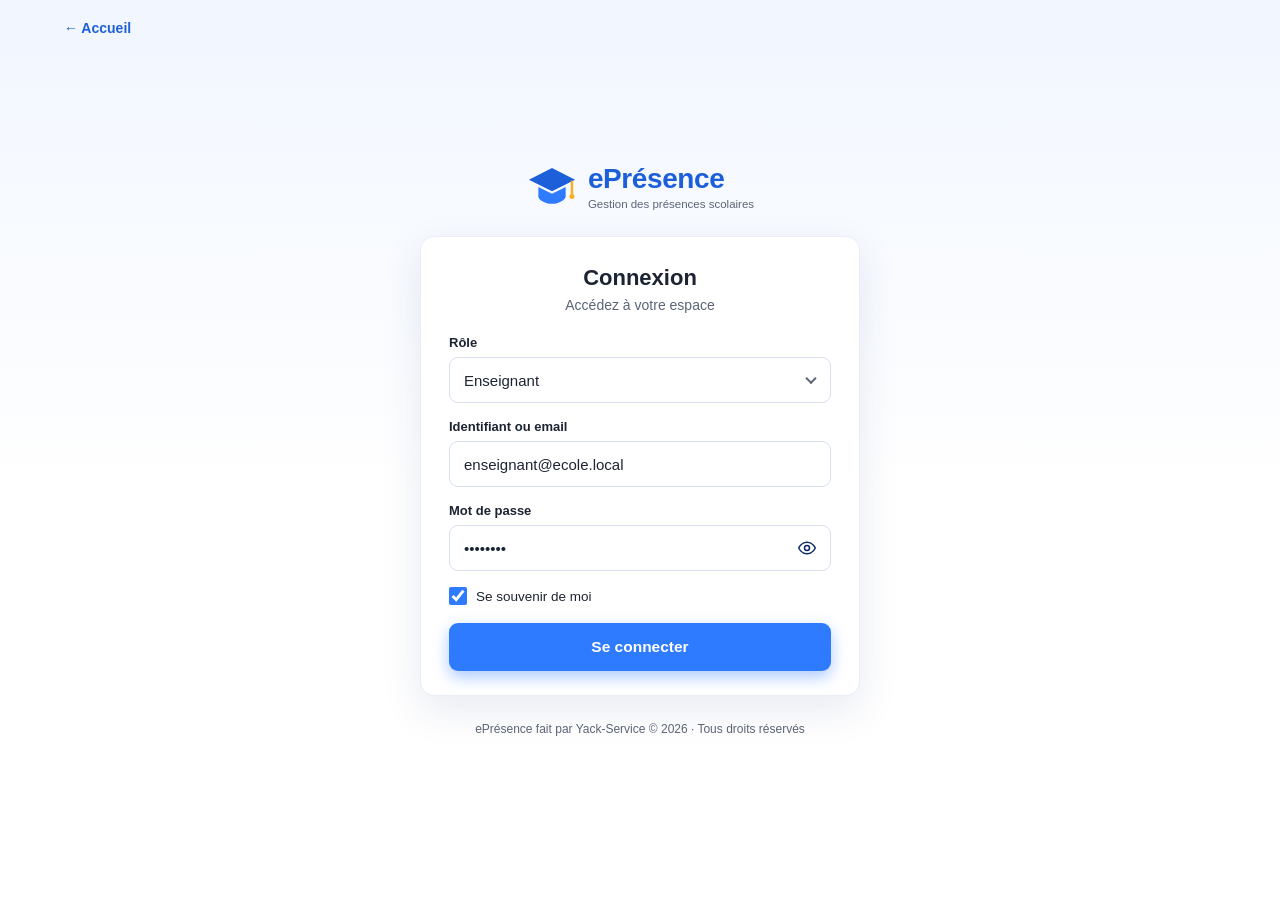
<file: seances.html>
<!DOCTYPE html>
<html lang="fr">
<head>
  <meta charset="UTF-8">
  <meta name="viewport" content="width=device-width, initial-scale=1">
  <title>Appel des présences – ePrésence</title>
  <link rel="stylesheet" href="dashboard.css">
  <link rel="stylesheet" href="pages.css">
</head>
<body>

  <!-- Icônes réutilisables -->
  <svg width="0" height="0" style="position:absolute" aria-hidden="true">
    <defs>
      <symbol id="i-dash" viewBox="0 0 24 24"><rect x="3" y="3" width="7" height="8" rx="1.5"/><rect x="14" y="3" width="7" height="5" rx="1.5"/><rect x="14" y="12" width="7" height="9" rx="1.5"/><rect x="3" y="15" width="7" height="6" rx="1.5"/></symbol>
      <symbol id="i-filiere" viewBox="0 0 24 24"><path d="M12 3 2 8l10 5 10-5-10-5Z"/><path d="M6 11v5c0 1.5 3 3 6 3s6-1.5 6-3v-5"/></symbol>
      <symbol id="i-classe" viewBox="0 0 24 24"><rect x="3" y="4" width="18" height="13" rx="2"/><path d="M8 21h8M12 17v4"/></symbol>
      <symbol id="i-etudiant" viewBox="0 0 24 24"><circle cx="9" cy="8" r="3.2"/><path d="M3 20c0-3.3 2.7-6 6-6s6 2.7 6 6"/><circle cx="17" cy="9" r="2.4"/><path d="M17 14c2.6 0 4 2 4 5"/></symbol>
      <symbol id="i-enseignant" viewBox="0 0 24 24"><circle cx="12" cy="8" r="3.5"/><path d="M5 21c0-3.9 3.1-7 7-7s7 3.1 7 7"/><path d="M9 14.5 12 18l3-3.5"/></symbol>
      <symbol id="i-cours" viewBox="0 0 24 24"><path d="M4 5a2 2 0 0 1 2-2h13v16H6a2 2 0 0 0-2 2V5Z"/><path d="M4 19a2 2 0 0 1 2-2h13M9 7h6"/></symbol>
      <symbol id="i-edt" viewBox="0 0 24 24"><rect x="3" y="5" width="18" height="16" rx="2"/><path d="M3 10h18M8 3v4M16 3v4"/></symbol>
      <symbol id="i-seance" viewBox="0 0 24 24"><circle cx="12" cy="12" r="9"/><path d="M12 7v5l3 2"/></symbol>
      <symbol id="i-rapport" viewBox="0 0 24 24"><path d="M4 20V10M10 20V4M16 20v-7M22 20H2"/></symbol>
      <symbol id="i-param" viewBox="0 0 24 24"><circle cx="12" cy="12" r="3"/><path d="M19.4 15a1.7 1.7 0 0 0 .3 1.8l.1.1a2 2 0 1 1-2.8 2.8l-.1-.1a1.7 1.7 0 0 0-1.8-.3 1.7 1.7 0 0 0-1 1.5V21a2 2 0 1 1-4 0v-.1a1.7 1.7 0 0 0-1.1-1.5 1.7 1.7 0 0 0-1.8.3l-.1.1a2 2 0 1 1-2.8-2.8l.1-.1a1.7 1.7 0 0 0 .3-1.8 1.7 1.7 0 0 0-1.5-1H3a2 2 0 1 1 0-4h.1a1.7 1.7 0 0 0 1.5-1.1 1.7 1.7 0 0 0-.3-1.8l-.1-.1a2 2 0 1 1 2.8-2.8l.1.1a1.7 1.7 0 0 0 1.8.3H9a1.7 1.7 0 0 0 1-1.5V3a2 2 0 1 1 4 0v.1a1.7 1.7 0 0 0 1 1.5 1.7 1.7 0 0 0 1.8-.3l.1-.1a2 2 0 1 1 2.8 2.8l-.1.1a1.7 1.7 0 0 0-.3 1.8V9a1.7 1.7 0 0 0 1.5 1H21a2 2 0 1 1 0 4h-.1a1.7 1.7 0 0 0-1.5 1Z"/></symbol>
      <symbol id="i-logout" viewBox="0 0 24 24"><path d="M9 21H5a2 2 0 0 1-2-2V5a2 2 0 0 1 2-2h4M16 17l5-5-5-5M21 12H9"/></symbol>
      <symbol id="i-plus" viewBox="0 0 24 24"><rect x="3" y="4" width="18" height="17" rx="2"/><path d="M12 9v8M8 13h8"/></symbol>
      <symbol id="i-edit" viewBox="0 0 24 24"><path d="M12 20h9"/><path d="M16.5 3.5a2.1 2.1 0 0 1 3 3L7 19l-4 1 1-4L16.5 3.5Z"/></symbol>
      <symbol id="i-user-plus" viewBox="0 0 24 24"><circle cx="9" cy="8" r="3.5"/><path d="M2 21c0-3.9 3.1-7 7-7s7 3.1 7 7M19 8v6M16 11h6"/></symbol>
      <symbol id="i-add" viewBox="0 0 24 24"><path d="M12 5v14M5 12h14"/></symbol>
      <symbol id="i-eye" viewBox="0 0 24 24"><path d="M2 12s3.6-7 10-7 10 7 10 7-3.6 7-10 7S2 12 2 12Z"/><circle cx="12" cy="12" r="3"/></symbol>
      <symbol id="i-trash" viewBox="0 0 24 24"><path d="M3 6h18M8 6V4h8v2M6 6l1 14h10l1-14M10 11v6M14 11v6"/></symbol>
      <symbol id="i-profil" viewBox="0 0 24 24"><circle cx="12" cy="8" r="3.5"/><path d="M5 21c0-3.9 3.1-7 7-7s7 3.1 7 7"/></symbol>
      <symbol id="i-presence" viewBox="0 0 24 24"><circle cx="12" cy="12" r="9"/><path d="m8 12 3 3 5-6"/></symbol>
      <symbol id="i-bell" viewBox="0 0 24 24"><path d="M6 8a6 6 0 0 1 12 0c0 7 3 8 3 8H3s3-1 3-8"/><path d="M10.3 21a1.9 1.9 0 0 0 3.4 0"/></symbol>
      <symbol id="i-file" viewBox="0 0 24 24"><path d="M6 3h9l4 4v14H6z"/><path d="M14 3v5h5M9 13h6M9 17h6"/></symbol>
    </defs>
  </svg>

  <div class="layout">

    <!-- ========== BARRE LATÉRALE ========== -->
    <aside class="sidebar" id="sidebar" aria-label="Menu principal">
      <a href="index.html" class="brand">
        <svg class="brand-icon" viewBox="0 0 48 40" aria-hidden="true">
          <path d="M24 2 2 13l22 11 22-11L24 2Z" fill="#ffffff"/>
          <path d="M11 20v9c0 3 6 7 13 7s13-4 13-7v-9l-13 6.5L11 20Z" fill="#8db6ff"/>
          <path d="M43 15v12" stroke="#f5b324" stroke-width="2.4" stroke-linecap="round"/>
          <circle cx="43" cy="29" r="2.4" fill="#f5b324"/>
        </svg>
        <span><strong>ePrésence</strong><small>Gestion des présences scolaires</small></span>
      </a>

      <nav class="menu">
        <a href="tableau-de-bord.html"><svg><use href="#i-dash"/></svg>Tableau de bord</a>
        <a href="filieres.html"><svg><use href="#i-filiere"/></svg>Filières</a>
        <a href="classes.html"><svg><use href="#i-classe"/></svg>Classes</a>
        <a href="etudiants.html"><svg><use href="#i-etudiant"/></svg>Étudiants</a>
        <a href="enseignants.html"><svg><use href="#i-enseignant"/></svg>Enseignants</a>
        <a href="cours.html"><svg><use href="#i-cours"/></svg>Cours</a>
        <a href="emploi-du-temps.html"><svg><use href="#i-edt"/></svg>Emploi du temps</a>
        <a href="seances.html" class="active" aria-current="page"><svg><use href="#i-seance"/></svg>Séances</a>
        <a href="rapports.html"><svg><use href="#i-rapport"/></svg>Rapports</a>
        <a href="parametres.html"><svg><use href="#i-param"/></svg>Paramètres</a>
      </nav>

      <a href="connexion.html" class="menu-logout" id="logout"><svg><use href="#i-logout"/></svg>Déconnexion</a>
    </aside>
    <div class="backdrop" id="backdrop"></div>

    <!-- ========== CONTENU ========== -->
    <div class="main">
      <header class="topbar">
        <button class="hamburger" id="hamburger" aria-label="Ouvrir le menu" aria-expanded="false" aria-controls="sidebar">
          <svg viewBox="0 0 24 24"><path d="M3 6h18M3 12h18M3 18h18"/></svg>
        </button>

        <div class="user" id="user-menu">
          <button class="user-btn" id="user-btn" aria-haspopup="true" aria-expanded="false">
            <span class="avatar" id="avatar">A</span>
            <span class="user-info">
              <strong id="user-name">Administrateur</strong>
              <small>Admin</small>
            </span>
            <svg class="chevron" viewBox="0 0 24 24"><path d="m6 9 6 6 6-6"/></svg>
          </button>
          <div class="dropdown" id="dropdown" hidden>
            <a href="parametres.html">Paramètres</a>
            <a href="connexion.html" id="logout-top">Déconnexion</a>
          </div>
        </div>
      </header>

      <main class="content">
        <h1>Appel des présences</h1>

        <section class="info-banner" aria-label="Séance en cours">
          <span class="info-ico"><svg viewBox="0 0 24 24"><use href="#i-seance"/></svg></span>
          <div>
            <p><strong>Cours :</strong> Réseaux informatiques <span class="sep">|</span> <strong>Salle :</strong> 101</p>
            <p><strong>Date :</strong> 27/03/2025 <span class="sep">|</span> <strong>Heure :</strong> 08:00 - 10:00</p>
          </div>
        </section>

        <section class="card" aria-label="Liste d'appel">
          <div class="chips" id="chips" role="group" aria-label="Filtrer par statut"></div>

          <div class="bulk" id="bulk" hidden>
            <strong id="bulk-count">0 sélectionné</strong>
            <select id="bulk-status" aria-label="Statut à appliquer">
              <option value="present">Présent</option><option value="absent">Absent</option>
              <option value="retard">Retard</option><option value="excuse">Excusé</option>
            </select>
            <button type="button" class="btn-primary" id="bulk-apply">Appliquer</button>
            <button type="button" class="btn-ghost" id="bulk-clear">Désélectionner</button>
          </div>

          <div class="table-wrap scroll-y">
            <table class="table">
              <thead>
                <tr>
                  <th>N°</th><th>Matricule</th><th>Nom &amp; Prénom</th><th>Statut</th>
                  <th class="col-check"><input type="checkbox" id="check-all" aria-label="Tout sélectionner"></th>
                </tr>
              </thead>
              <tbody id="rows"></tbody>
            </table>
          </div>

          <div class="appel-actions">
            <button type="button" class="btn-ghost btn-outline-blue" id="btn-all">Marquer tous présents</button>
            <button type="button" class="btn-primary" id="btn-save">Enregistrer</button>
          </div>
        </section>
      </main>

    </div>
  </div>

  <div class="toast" id="toast" role="status" aria-live="polite" hidden></div>
  <script src="auth.js"></script>
  <script src="etablissement.js"></script>
  <script src="layout.js"></script>
  <script src="seances.js"></script>
</body>
</html>
</file>
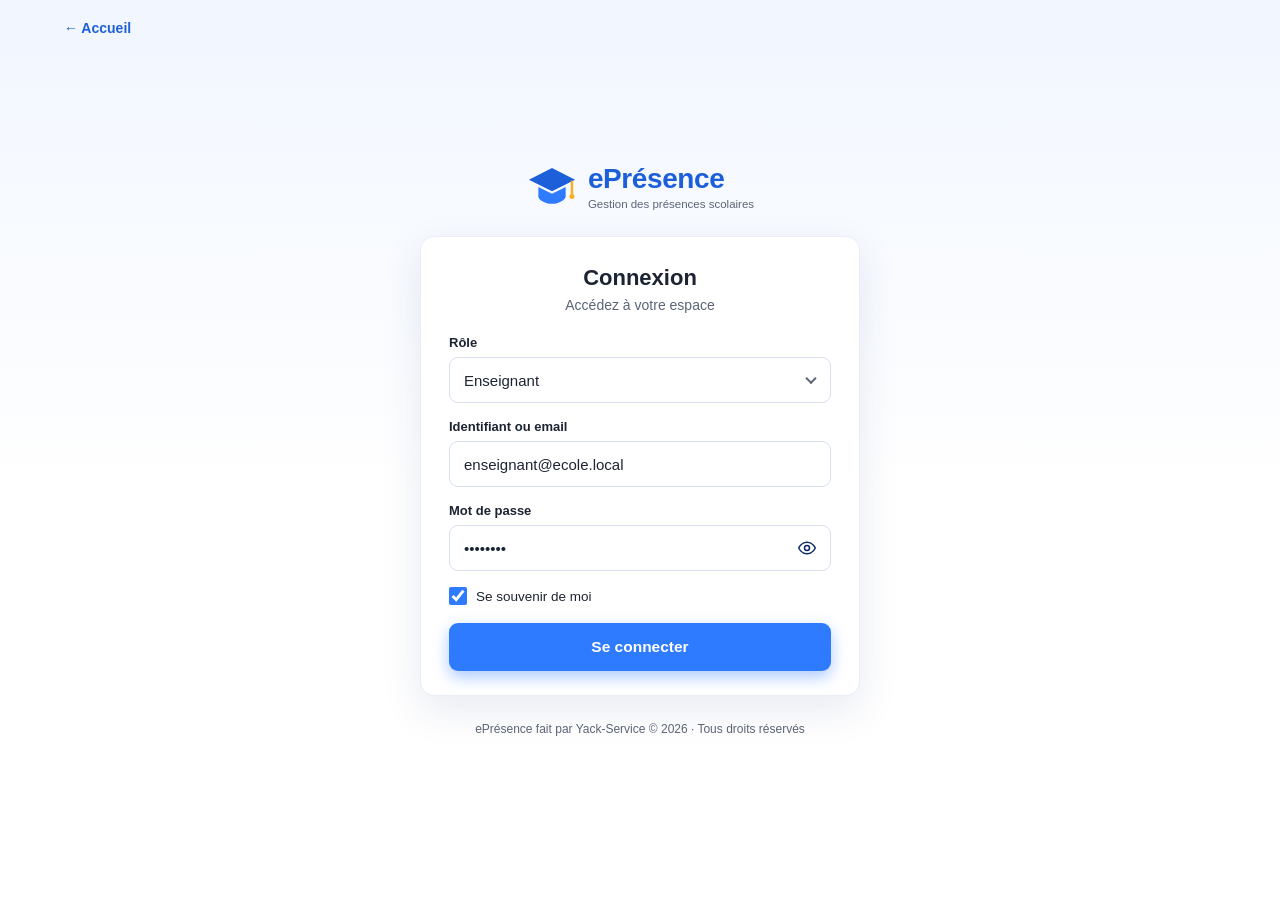
<file: tableau-de-bord.html>
<!DOCTYPE html>
<html lang="fr">
<head>
  <meta charset="UTF-8">
  <meta name="viewport" content="width=device-width, initial-scale=1">
  <title>Tableau de bord – Administrateur – ePrésence</title>
  <link rel="stylesheet" href="dashboard.css">
</head>
<body>

  <!-- Icônes réutilisables -->
  <svg width="0" height="0" style="position:absolute" aria-hidden="true">
    <defs>
      <symbol id="i-dash" viewBox="0 0 24 24"><rect x="3" y="3" width="7" height="8" rx="1.5"/><rect x="14" y="3" width="7" height="5" rx="1.5"/><rect x="14" y="12" width="7" height="9" rx="1.5"/><rect x="3" y="15" width="7" height="6" rx="1.5"/></symbol>
      <symbol id="i-filiere" viewBox="0 0 24 24"><path d="M12 3 2 8l10 5 10-5-10-5Z"/><path d="M6 11v5c0 1.5 3 3 6 3s6-1.5 6-3v-5"/></symbol>
      <symbol id="i-classe" viewBox="0 0 24 24"><rect x="3" y="4" width="18" height="13" rx="2"/><path d="M8 21h8M12 17v4"/></symbol>
      <symbol id="i-etudiant" viewBox="0 0 24 24"><circle cx="9" cy="8" r="3.2"/><path d="M3 20c0-3.3 2.7-6 6-6s6 2.7 6 6"/><circle cx="17" cy="9" r="2.4"/><path d="M17 14c2.6 0 4 2 4 5"/></symbol>
      <symbol id="i-enseignant" viewBox="0 0 24 24"><circle cx="12" cy="8" r="3.5"/><path d="M5 21c0-3.9 3.1-7 7-7s7 3.1 7 7"/><path d="M9 14.5 12 18l3-3.5"/></symbol>
      <symbol id="i-cours" viewBox="0 0 24 24"><path d="M4 5a2 2 0 0 1 2-2h13v16H6a2 2 0 0 0-2 2V5Z"/><path d="M4 19a2 2 0 0 1 2-2h13M9 7h6"/></symbol>
      <symbol id="i-edt" viewBox="0 0 24 24"><rect x="3" y="5" width="18" height="16" rx="2"/><path d="M3 10h18M8 3v4M16 3v4"/></symbol>
      <symbol id="i-seance" viewBox="0 0 24 24"><circle cx="12" cy="12" r="9"/><path d="M12 7v5l3 2"/></symbol>
      <symbol id="i-rapport" viewBox="0 0 24 24"><path d="M4 20V10M10 20V4M16 20v-7M22 20H2"/></symbol>
      <symbol id="i-param" viewBox="0 0 24 24"><circle cx="12" cy="12" r="3"/><path d="M19.4 15a1.7 1.7 0 0 0 .3 1.8l.1.1a2 2 0 1 1-2.8 2.8l-.1-.1a1.7 1.7 0 0 0-1.8-.3 1.7 1.7 0 0 0-1 1.5V21a2 2 0 1 1-4 0v-.1a1.7 1.7 0 0 0-1.1-1.5 1.7 1.7 0 0 0-1.8.3l-.1.1a2 2 0 1 1-2.8-2.8l.1-.1a1.7 1.7 0 0 0 .3-1.8 1.7 1.7 0 0 0-1.5-1H3a2 2 0 1 1 0-4h.1a1.7 1.7 0 0 0 1.5-1.1 1.7 1.7 0 0 0-.3-1.8l-.1-.1a2 2 0 1 1 2.8-2.8l.1.1a1.7 1.7 0 0 0 1.8.3H9a1.7 1.7 0 0 0 1-1.5V3a2 2 0 1 1 4 0v.1a1.7 1.7 0 0 0 1 1.5 1.7 1.7 0 0 0 1.8-.3l.1-.1a2 2 0 1 1 2.8 2.8l-.1.1a1.7 1.7 0 0 0-.3 1.8V9a1.7 1.7 0 0 0 1.5 1H21a2 2 0 1 1 0 4h-.1a1.7 1.7 0 0 0-1.5 1Z"/></symbol>
      <symbol id="i-logout" viewBox="0 0 24 24"><path d="M9 21H5a2 2 0 0 1-2-2V5a2 2 0 0 1 2-2h4M16 17l5-5-5-5M21 12H9"/></symbol>
      <symbol id="i-plus" viewBox="0 0 24 24"><rect x="3" y="4" width="18" height="17" rx="2"/><path d="M12 9v8M8 13h8"/></symbol>
      <symbol id="i-edit" viewBox="0 0 24 24"><path d="M12 20h9"/><path d="M16.5 3.5a2.1 2.1 0 0 1 3 3L7 19l-4 1 1-4L16.5 3.5Z"/></symbol>
      <symbol id="i-user-plus" viewBox="0 0 24 24"><circle cx="9" cy="8" r="3.5"/><path d="M2 21c0-3.9 3.1-7 7-7s7 3.1 7 7M19 8v6M16 11h6"/></symbol>
    </defs>
  </svg>

  <div class="layout">

    <!-- ========== BARRE LATÉRALE ========== -->
    <aside class="sidebar" id="sidebar" aria-label="Menu principal">
      <a href="index.html" class="brand">
        <svg class="brand-icon" viewBox="0 0 48 40" aria-hidden="true">
          <path d="M24 2 2 13l22 11 22-11L24 2Z" fill="#ffffff"/>
          <path d="M11 20v9c0 3 6 7 13 7s13-4 13-7v-9l-13 6.5L11 20Z" fill="#8db6ff"/>
          <path d="M43 15v12" stroke="#f5b324" stroke-width="2.4" stroke-linecap="round"/>
          <circle cx="43" cy="29" r="2.4" fill="#f5b324"/>
        </svg>
        <span><strong>ePrésence</strong><small>Gestion des présences scolaires</small></span>
      </a>

      <nav class="menu">
        <a href="tableau-de-bord.html" class="active" aria-current="page"><svg><use href="#i-dash"/></svg>Tableau de bord</a>
        <a href="filieres.html"><svg><use href="#i-filiere"/></svg>Filières</a>
        <a href="classes.html"><svg><use href="#i-classe"/></svg>Classes</a>
        <a href="etudiants.html"><svg><use href="#i-etudiant"/></svg>Étudiants</a>
        <a href="enseignants.html"><svg><use href="#i-enseignant"/></svg>Enseignants</a>
        <a href="cours.html"><svg><use href="#i-cours"/></svg>Cours</a>
        <a href="emploi-du-temps.html"><svg><use href="#i-edt"/></svg>Emploi du temps</a>
        <a href="seances.html"><svg><use href="#i-seance"/></svg>Séances</a>
        <a href="rapports.html"><svg><use href="#i-rapport"/></svg>Rapports</a>
        <a href="parametres.html"><svg><use href="#i-param"/></svg>Paramètres</a>
      </nav>

      <a href="connexion.html" class="menu-logout" id="logout"><svg><use href="#i-logout"/></svg>Déconnexion</a>
    </aside>
    <div class="backdrop" id="backdrop"></div>

    <!-- ========== CONTENU ========== -->
    <div class="main">
      <header class="topbar">
        <button class="hamburger" id="hamburger" aria-label="Ouvrir le menu" aria-expanded="false" aria-controls="sidebar">
          <svg viewBox="0 0 24 24"><path d="M3 6h18M3 12h18M3 18h18"/></svg>
        </button>

        <div class="user" id="user-menu">
          <button class="user-btn" id="user-btn" aria-haspopup="true" aria-expanded="false">
            <span class="avatar" id="avatar">A</span>
            <span class="user-info">
              <strong id="user-name">Administrateur</strong>
              <small>Admin</small>
            </span>
            <svg class="chevron" viewBox="0 0 24 24"><path d="m6 9 6 6 6-6"/></svg>
          </button>
          <div class="dropdown" id="dropdown" hidden>
            <a href="parametres.html">Paramètres</a>
            <a href="connexion.html" id="logout-top">Déconnexion</a>
          </div>
        </div>
      </header>

      <main class="content">
        <h1>Tableau de bord</h1>
        <p class="lead">Vue d'ensemble de l'établissement</p>

        <!-- Statistiques -->
        <section class="stats" aria-label="Chiffres clés">
          <article class="stat">
            <span class="stat-ico blue"><svg viewBox="0 0 24 24"><use href="#i-etudiant"/></svg></span>
            <div><small>Étudiants</small><strong data-count="248">248</strong></div>
          </article>
          <article class="stat">
            <span class="stat-ico green"><svg viewBox="0 0 24 24"><use href="#i-enseignant"/></svg></span>
            <div><small>Enseignants</small><strong data-count="18">18</strong></div>
          </article>
          <article class="stat">
            <span class="stat-ico purple"><svg viewBox="0 0 24 24"><use href="#i-classe"/></svg></span>
            <div><small>Classes</small><strong data-count="12">12</strong></div>
          </article>
          <article class="stat">
            <span class="stat-ico orange"><svg viewBox="0 0 24 24"><use href="#i-cours"/></svg></span>
            <div><small>Cours</small><strong data-count="32">32</strong></div>
          </article>
        </section>

        <div class="panels">
          <!-- Présences du jour -->
          <section class="panel" aria-labelledby="t-pres">
            <h2 id="t-pres">Présences du jour</h2>
            <div class="presence">
              <figure class="donut">
                <svg viewBox="0 0 180 180" id="donut" role="img" aria-label="Taux global de présence">
                  <circle class="donut-bg" cx="90" cy="90" r="70"/>
                </svg>
                <div class="donut-center"><strong id="donut-pct">92%</strong></div>
                <figcaption>Taux global</figcaption>
              </figure>
              <ul class="legend" id="legend"></ul>
            </div>
          </section>

          <!-- Dernières activités -->
          <section class="panel" aria-labelledby="t-act">
            <h2 id="t-act">Dernières activités</h2>
            <ul class="activities" id="activities"></ul>
          </section>
        </div>
      </main>
    </div>
  </div>

  <div class="toast" id="toast" role="status" aria-live="polite" hidden></div>
  <script src="auth.js"></script>
  <script src="etablissement.js"></script>
  <script src="layout.js"></script>
  <script src="dashboard.js"></script>
</body>
</html>
</file>
<file: style.css>
/* ===== Variables ===== */
:root {
  --bleu: #1d5fd8;
  --bleu-vif: #2f7bff;
  --bleu-fonce: #0b2a6b;
  --bleu-pale: #e8f0ff;
  --texte: #1c2433;
  --gris: #5b6577;
  --bord: #e3e8f2;
  --fond: #f4f7fc;
  --blanc: #ffffff;
  --rayon: 12px;
}

*, *::before, *::after { box-sizing: border-box; margin: 0; padding: 0; }
html { scroll-behavior: smooth; scroll-padding-top: 80px; }

body {
  font-family: "Inter", "Segoe UI", Roboto, Arial, sans-serif;
  color: var(--texte);
  background: var(--fond);
  line-height: 1.5;
}

a { color: inherit; text-decoration: none; }
ul { list-style: none; }
:focus-visible { outline: 3px solid var(--bleu-vif); outline-offset: 3px; }

/* ===== En-tête ===== */
.header {
  position: sticky; top: 0; z-index: 50;
  display: flex; align-items: center; justify-content: space-between;
  gap: 24px;
  padding: 12px 5%;
  background: var(--blanc);
  border-bottom: 1px solid var(--bord);
}

.logo { display: flex; align-items: center; gap: 10px; }
.logo-icon { width: 44px; height: 36px; }
.logo-text { display: flex; flex-direction: column; line-height: 1.1; }
.logo-text strong { font-size: 22px; color: var(--bleu); letter-spacing: -.3px; }
.logo-text small { font-size: 9.5px; color: var(--gris); margin-top: 2px; }

.nav { display: flex; gap: 34px; }
.nav a {
  position: relative;
  font-size: 14px; font-weight: 600; color: var(--texte);
  padding: 6px 0;
  transition: color .2s;
}
.nav a:hover { color: var(--bleu); }
.nav a.active { color: var(--bleu); }
.nav a.active::after {
  content: ""; position: absolute; left: 0; right: 0; bottom: -4px;
  height: 2px; background: var(--bleu); border-radius: 2px;
}

.burger {
  display: none;
  flex-direction: column; gap: 5px;
  background: none; border: 0; cursor: pointer; padding: 6px;
}
.burger span { width: 24px; height: 2.5px; background: var(--bleu-fonce); border-radius: 2px; transition: .25s; }
.burger[aria-expanded="true"] span:nth-child(1) { transform: translateY(7.5px) rotate(45deg); }
.burger[aria-expanded="true"] span:nth-child(2) { opacity: 0; }
.burger[aria-expanded="true"] span:nth-child(3) { transform: translateY(-7.5px) rotate(-45deg); }

/* ===== Héros ===== */
.hero {
  position: relative; isolation: isolate;
  display: flex; align-items: center;
  min-height: 460px;
  padding: 60px 5% 90px;
  color: var(--blanc);
  overflow: hidden;
  background: #0b2a6b;
}
/* Photo de l'école, à droite */
.hero::before {
  content: ""; position: absolute; z-index: -2;
  top: 0; right: 0; bottom: 0; left: 44%;
  background: url("ecole.jpg") 50% 90% / cover no-repeat;
}
/* Panneau bleu en biais, bord droit qui s'estompe */
.hero::after {
  content: ""; position: absolute; z-index: -1; inset: 0;
  background: linear-gradient(90deg, #08246e 0%, #0d3590 55%, rgba(18,76,185,.72) 85%, rgba(18,76,185,.35) 100%);
  clip-path: polygon(0 0, 46% 0, 58% 100%, 0 100%);
}

.hero-content { max-width: 560px; position: relative; z-index: 2; }

.hero h1 {
  font-size: clamp(30px, 4.2vw, 46px);
  line-height: 1.15;
  font-weight: 800;
  letter-spacing: -.8px;
  margin-bottom: 22px;
}
.hero p {
  font-size: 15.5px;
  line-height: 1.7;
  color: #e4ecff;
  max-width: 480px;
  margin-bottom: 30px;
}

.hero-actions { display: flex; gap: 14px; flex-wrap: wrap; }

.btn {
  display: inline-flex; align-items: center; justify-content: center;
  padding: 13px 30px;
  font-size: 14.5px; font-weight: 600;
  border-radius: 8px;
  border: 1.5px solid transparent;
  cursor: pointer;
  transition: transform .15s, background .2s, box-shadow .2s;
}
.btn:hover { transform: translateY(-2px); }
.btn-primary { background: var(--bleu-vif); color: var(--blanc); box-shadow: 0 6px 18px rgba(47,123,255,.45); }
.btn-primary:hover { background: #1f68ec; }
.btn-outline { background: rgba(255,255,255,.04); color: var(--blanc); border-color: rgba(255,255,255,.75); }
.btn-outline:hover { background: rgba(255,255,255,.14); }

/* ===== Carte flottante ===== */
.feature-card {
  position: absolute; right: 5%; bottom: 36px; z-index: 3;
  width: 290px;
  background: rgba(255,255,255,.96);
  border-radius: 14px;
  padding: 10px 18px;
  box-shadow: 0 18px 40px rgba(8,30,80,.28);
  color: var(--texte);
}
.feature-card li {
  display: flex; align-items: center; gap: 14px;
  padding: 11px 0;
  font-size: 13.5px; font-weight: 600;
  border-bottom: 1px solid var(--bord);
}
.feature-card li:last-child { border-bottom: 0; }

/* ===== Icônes ===== */
.ico {
  flex: none;
  display: grid; place-items: center;
  width: 30px; height: 30px;
  border-radius: 8px;
  background: var(--bleu-pale);
}
.ico svg {
  width: 18px; height: 18px;
  fill: none; stroke: var(--bleu); stroke-width: 1.8;
  stroke-linecap: round; stroke-linejoin: round;
}
.ico-lg { width: 46px; height: 46px; border-radius: 12px; }
.ico-lg svg { width: 26px; height: 26px; }

/* ===== Profils ===== */
.audiences {
  display: grid;
  grid-template-columns: repeat(4, 1fr);
  gap: 18px;
  padding: 34px 5% 50px;
  background: var(--blanc);
}
.audience {
  display: flex; align-items: flex-start; gap: 14px;
  padding: 6px 4px;
  transition: transform .2s;
}
.audience:hover { transform: translateY(-3px); }
.audience h3 { font-size: 14px; font-weight: 700; margin-bottom: 4px; }
.audience p { font-size: 12.5px; color: var(--gris); line-height: 1.45; }

/* ===== Responsive ===== */
@media (max-width: 960px) {
  .audiences { grid-template-columns: repeat(2, 1fr); }
  .feature-card { position: relative; right: auto; bottom: auto; margin-top: 36px; width: 100%; max-width: 340px; }
  .hero { flex-direction: column; align-items: flex-start; padding-bottom: 50px; }
  .hero::before { left: 0; }
  .hero::after { clip-path: none; background: linear-gradient(180deg, rgba(8,36,110,.94) 0%, rgba(13,53,144,.82) 60%, rgba(18,76,185,.45) 100%); }
}

@media (max-width: 760px) {
  .burger { display: flex; }
  .nav {
    position: absolute; top: 100%; left: 0; right: 0;
    flex-direction: column; gap: 0;
    background: var(--blanc);
    border-bottom: 1px solid var(--bord);
    max-height: 0; overflow: hidden;
    transition: max-height .3s ease;
  }
  .nav.open { max-height: 300px; }
  .nav a { padding: 14px 5%; }
  .nav a.active::after { display: none; }
}

@media (max-width: 520px) {
  .audiences { grid-template-columns: 1fr; }
  .btn { flex: 1; }
}

@media (prefers-reduced-motion: reduce) {
  * { transition: none !important; scroll-behavior: auto !important; }
}

/* ===== Pied de page (alimenté par Paramètres) ===== */
.site-footer {
  display: flex; flex-wrap: wrap; align-items: center; justify-content: center; gap: 8px 28px;
  padding: 22px 5%; background: var(--bleu-fonce); color: #dbe6ff; font-size: 13.5px;
}
.site-footer strong { color: var(--blanc); }
.site-footer a:hover { text-decoration: underline; }
</file>
<file: connexion.css>
:root {
  --bleu: #1d5fd8;
  --bleu-vif: #2f7bff;
  --bleu-fonce: #0b2a6b;
  --texte: #1c2433;
  --gris: #5b6577;
  --bord: #d9e0ee;
  --rouge: #d93a3a;
}
*, *::before, *::after { box-sizing: border-box; margin: 0; padding: 0; }

body {
  font-family: "Inter", "Segoe UI", Roboto, Arial, sans-serif;
  color: var(--texte);
  background: linear-gradient(180deg, #f1f6ff 0%, #ffffff 55%);
  min-height: 100vh;
}
a { color: inherit; text-decoration: none; }
:focus-visible { outline: 3px solid var(--bleu-vif); outline-offset: 2px; }

.login-page {
  position: relative;
  min-height: 100vh;
  display: flex; flex-direction: column; align-items: center; justify-content: center;
  padding: 40px 20px;
}
.back-link {
  position: absolute; top: 20px; left: 5%;
  font-size: 14px; font-weight: 600; color: var(--bleu);
}
.back-link:hover { text-decoration: underline; }

.login-card { width: 100%; max-width: 440px; }

/* Logo */
.logo { display: flex; align-items: center; justify-content: center; gap: 10px; margin-bottom: 26px; }
.logo-icon { width: 52px; height: 42px; }
.logo-text { display: flex; flex-direction: column; line-height: 1.1; }
.logo-text strong { font-size: 28px; color: var(--bleu); letter-spacing: -.4px; }
.logo-text small { font-size: 11.5px; color: var(--gris); margin-top: 3px; }

/* Carte du formulaire */
.form-box {
  background: #fff;
  border: 1px solid #e8edf6;
  border-radius: 14px;
  padding: 28px 28px 24px;
  box-shadow: 0 14px 40px rgba(20, 50, 120, .10);
}
.form-box h1 { text-align: center; font-size: 22px; font-weight: 800; }
.subtitle { text-align: center; font-size: 14px; color: var(--gris); margin: 6px 0 22px; }

.field { margin-bottom: 16px; }
.field label { display: block; font-size: 13px; font-weight: 600; margin-bottom: 7px; }

input[type="text"], input[type="password"], select {
  width: 100%;
  height: 46px;
  padding: 0 14px;
  font: inherit; font-size: 15px; color: var(--texte);
  background: #fff;
  border: 1.5px solid var(--bord);
  border-radius: 9px;
  transition: border-color .2s, box-shadow .2s;
}
input:focus, select:focus {
  outline: none;
  border-color: var(--bleu-vif);
  box-shadow: 0 0 0 4px rgba(47,123,255,.15);
}
input.invalid, select.invalid { border-color: var(--rouge); }

.select-wrap { position: relative; }
.select-wrap select { appearance: none; -webkit-appearance: none; padding-right: 40px; cursor: pointer; }
.select-wrap::after {
  content: ""; position: absolute; right: 16px; top: 50%;
  width: 8px; height: 8px;
  border-right: 2px solid var(--gris); border-bottom: 2px solid var(--gris);
  transform: translateY(-70%) rotate(45deg);
  pointer-events: none;
}

.password-wrap { position: relative; }
.password-wrap input { padding-right: 46px; }
.eye {
  position: absolute; right: 6px; top: 50%; transform: translateY(-50%);
  width: 36px; height: 36px; display: grid; place-items: center;
  background: none; border: 0; border-radius: 8px; cursor: pointer;
}
.eye svg { width: 20px; height: 20px; fill: none; stroke: var(--bleu-fonce); stroke-width: 1.8; stroke-linecap: round; stroke-linejoin: round; }
.eye[aria-pressed="true"] svg { stroke: var(--bleu-vif); }

.remember { display: flex; align-items: center; gap: 9px; font-size: 13.5px; cursor: pointer; margin-bottom: 18px; }
.remember input { width: 18px; height: 18px; accent-color: var(--bleu-vif); cursor: pointer; }

.form-error {
  background: #fdecec; color: var(--rouge);
  border: 1px solid #f6c4c4; border-radius: 8px;
  padding: 10px 12px; font-size: 13px; margin-bottom: 14px;
}

.btn-login {
  width: 100%; height: 48px;
  font: inherit; font-size: 15.5px; font-weight: 700; color: #fff;
  background: var(--bleu-vif);
  border: 0; border-radius: 9px; cursor: pointer;
  box-shadow: 0 6px 16px rgba(47,123,255,.4);
  transition: background .2s, transform .15s;
}
.btn-login:hover { background: #1f68ec; transform: translateY(-1px); }
.btn-login:disabled { opacity: .7; cursor: wait; }

.hint { margin-top: 16px; font-size: 11.5px; color: var(--gris); text-align: center; line-height: 1.5; }

.login-footer { margin-top: 26px; font-size: 12px; color: var(--gris); text-align: center; }

/* Message temporaire */
.toast {
  position: fixed; left: 50%; bottom: 28px; transform: translateX(-50%);
  max-width: 90%;
  background: var(--bleu-fonce); color: #fff;
  padding: 12px 20px; border-radius: 10px; font-size: 14px;
  box-shadow: 0 10px 30px rgba(0,0,0,.25);
  z-index: 100;
}

@media (max-width: 480px) {
  .form-box { padding: 22px 18px; }
  .back-link { left: 20px; }
}
@media (prefers-reduced-motion: reduce) { * { transition: none !important; } }
</file>
<file: dashboard.css>
:root {
  --marine: #0b2a6b;
  --marine-2: #0a2253;
  --bleu: #1d5fd8;
  --bleu-vif: #2f7bff;
  --texte: #1c2433;
  --gris: #6b7487;
  --bord: #e6ebf4;
  --fond: #f1f4fa;
  --vert: #2fb36d;
  --rouge: #ec5b5b;
  --jaune: #f5b324;
  --turquoise: #1fb893;
  --sidebar-w: 216px;
}
*, *::before, *::after { box-sizing: border-box; margin: 0; padding: 0; }
body { font-family: "Inter", "Segoe UI", Roboto, Arial, sans-serif; color: var(--texte); background: var(--fond); }
a { color: inherit; text-decoration: none; }
ul { list-style: none; }
button { font: inherit; cursor: pointer; }
:focus-visible { outline: 3px solid var(--bleu-vif); outline-offset: 2px; }

svg { fill: none; stroke: currentColor; stroke-width: 1.8; stroke-linecap: round; stroke-linejoin: round; }

.layout { display: flex; min-height: 100vh; }

/* ===== Barre latérale ===== */
.sidebar {
  position: fixed; inset: 0 auto 0 0; z-index: 60;
  width: var(--sidebar-w);
  display: flex; flex-direction: column;
  padding: 18px 12px 16px;
  background: linear-gradient(180deg, var(--marine) 0%, var(--marine-2) 100%);
  color: #dbe6ff;
}
.brand { display: flex; align-items: center; gap: 9px; padding: 4px 8px 22px; color: #fff; }
.brand-icon { width: 36px; height: 30px; stroke: none; }
.brand span { display: flex; flex-direction: column; line-height: 1.1; }
.brand strong { font-size: 18px; letter-spacing: -.2px; }
.brand small { font-size: 7.5px; color: #a9c0f2; margin-top: 2px; }

.menu { display: flex; flex-direction: column; gap: 4px; flex: 1; overflow-y: auto; }
.menu a, .menu-logout {
  display: flex; align-items: center; gap: 12px;
  padding: 10px 12px; border-radius: 9px;
  font-size: 13.5px; font-weight: 500; color: #dbe6ff;
  transition: background .2s, color .2s;
}
.menu a svg, .menu-logout svg { width: 18px; height: 18px; flex: none; }
.menu a:hover, .menu-logout:hover { background: rgba(255,255,255,.09); color: #fff; }
.menu a.active { background: var(--bleu-vif); color: #fff; font-weight: 600; box-shadow: 0 6px 16px rgba(47,123,255,.35); }
.menu-logout { margin-top: 10px; }

.backdrop { display: none; }

/* ===== Zone principale ===== */
.main { margin-left: var(--sidebar-w); flex: 1; min-width: 0; display: flex; flex-direction: column; }

.topbar {
  position: sticky; top: 0; z-index: 40;
  display: flex; align-items: center; justify-content: space-between;
  height: 58px; padding: 0 24px;
  background: #fff; border-bottom: 1px solid var(--bord);
}
.hamburger { background: none; border: 0; width: 38px; height: 38px; display: grid; place-items: center; border-radius: 8px; color: var(--texte); }
.hamburger:hover { background: var(--fond); }
.hamburger svg { width: 22px; height: 22px; }

.user { position: relative; }
.user-btn { display: flex; align-items: center; gap: 10px; background: none; border: 0; padding: 4px 6px; border-radius: 10px; }
.user-btn:hover { background: var(--fond); }
.avatar {
  width: 34px; height: 34px; border-radius: 50%;
  display: grid; place-items: center;
  background: linear-gradient(135deg, #f5b324, #e0782b); color: #fff;
  font-weight: 700; font-size: 14px;
}
.user-info { display: flex; flex-direction: column; text-align: left; line-height: 1.2; }
.user-info strong { font-size: 12.5px; }
.user-info small { font-size: 10.5px; color: var(--gris); }
.chevron { width: 16px; height: 16px; color: var(--gris); transition: transform .2s; }
.user-btn[aria-expanded="true"] .chevron { transform: rotate(180deg); }

.dropdown {
  position: absolute; right: 0; top: calc(100% + 6px);
  min-width: 170px; padding: 6px;
  background: #fff; border: 1px solid var(--bord); border-radius: 10px;
  box-shadow: 0 12px 30px rgba(20,40,90,.15);
}
.dropdown a { display: block; padding: 9px 12px; font-size: 13.5px; border-radius: 7px; }
.dropdown a:hover { background: var(--fond); }

/* ===== Contenu ===== */
.content { padding: 24px; }
.content h1 { font-size: 24px; font-weight: 800; letter-spacing: -.3px; }
.lead { font-size: 13.5px; color: var(--gris); margin: 4px 0 20px; }

.stats { display: grid; grid-template-columns: repeat(4, 1fr); gap: 16px; margin-bottom: 18px; }
.stat {
  display: flex; align-items: center; gap: 14px;
  padding: 18px 16px;
  background: #fff; border: 1px solid var(--bord); border-radius: 12px;
  box-shadow: 0 4px 14px rgba(20,40,90,.05);
}
.stat-ico { flex: none; width: 46px; height: 46px; border-radius: 12px; display: grid; place-items: center; }
.stat-ico svg { width: 26px; height: 26px; stroke-width: 1.7; }
.stat-ico.blue   { background: #e3eeff; color: var(--bleu-vif); }
.stat-ico.green  { background: #dff6e9; color: var(--vert); }
.stat-ico.purple { background: #ece6ff; color: #7a4fe0; }
.stat-ico.orange { background: #ffeed8; color: #ee8a1e; }
.stat small { display: block; font-size: 12.5px; color: var(--gris); }
.stat strong { font-size: 26px; font-weight: 800; line-height: 1.15; }

.panels { display: grid; grid-template-columns: 1fr 1.05fr; gap: 16px; }
.panel {
  padding: 18px 20px 20px;
  background: #fff; border: 1px solid var(--bord); border-radius: 12px;
  box-shadow: 0 4px 14px rgba(20,40,90,.05);
}
.panel h2 { font-size: 15px; font-weight: 700; margin-bottom: 16px; }

/* Présences */
.presence { display: flex; align-items: center; gap: 28px; flex-wrap: wrap; }
.donut { position: relative; width: 178px; text-align: center; margin: 0; }
.donut svg { width: 178px; height: 178px; transform: rotate(-90deg); }
.donut svg circle { fill: none; stroke-width: 16; }
.donut-bg { stroke: #eef1f7; }
.donut-seg { transition: stroke-dasharray .9s ease; }
.donut-center { position: absolute; top: 0; left: 0; width: 178px; height: 178px; display: grid; place-items: center; }
.donut-center strong { font-size: 30px; font-weight: 800; }
.donut figcaption { font-size: 12.5px; font-weight: 600; margin-top: 8px; }

.legend { flex: 1; min-width: 170px; display: flex; flex-direction: column; gap: 14px; }
.legend li { display: flex; align-items: center; gap: 10px; font-size: 13.5px; }
.legend .dot { width: 9px; height: 9px; border-radius: 50%; flex: none; }
.legend .val { margin-left: auto; font-weight: 700; }

/* Activités */
.activities { display: flex; flex-direction: column; gap: 22px; }
.activities li { display: flex; align-items: flex-start; gap: 12px; }
.act-ico { flex: none; width: 34px; height: 34px; border-radius: 10px; display: grid; place-items: center; background: #fff1de; color: #ee8a1e; }
.act-ico.blue { background: #e3eeff; color: var(--bleu-vif); }
.act-ico svg { width: 18px; height: 18px; }
.act-text strong { display: block; font-size: 13.5px; }
.act-text span { display: block; font-size: 12px; color: var(--texte); margin-top: 1px; }
.act-text small { display: block; font-size: 11.5px; color: var(--gris); margin-top: 2px; }

/* Message temporaire */
.toast {
  position: fixed; left: 50%; bottom: 28px; transform: translateX(-50%);
  background: var(--marine); color: #fff; padding: 12px 20px; border-radius: 10px;
  font-size: 14px; box-shadow: 0 10px 30px rgba(0,0,0,.25); z-index: 100; max-width: 90%;
}

/* ===== Responsive ===== */
@media (max-width: 1100px) {
  .stats { grid-template-columns: repeat(2, 1fr); }
  .panels { grid-template-columns: 1fr; }
}
@media (max-width: 860px) {
  .sidebar { transform: translateX(-100%); transition: transform .3s ease; }
  .sidebar.open { transform: none; box-shadow: 0 0 40px rgba(0,0,0,.35); }
  .backdrop.show { display: block; position: fixed; inset: 0; z-index: 55; background: rgba(8,20,50,.45); }
  .main { margin-left: 0; }
  .content { padding: 18px 14px; }
}
@media (max-width: 520px) {
  .stats { grid-template-columns: 1fr; }
  .user-info { display: none; }
  .presence { justify-content: center; }
}
@media (prefers-reduced-motion: reduce) { * { transition: none !important; } }

/* ===== En-tête étendu : recherche, notifications, carte utilisateur ===== */
.topbar { gap: 14px; }
.top-search { position: relative; flex: 1; max-width: 380px; margin-left: 6px; }
.top-search input {
  width: 100%; height: 38px; padding: 0 14px 0 38px;
  font: inherit; font-size: 13px; color: var(--texte);
  background: var(--fond); border: 1.5px solid transparent; border-radius: 9px;
}
.top-search input:focus { outline: none; background: #fff; border-color: var(--bleu-vif); }
.top-search > svg { position: absolute; left: 12px; top: 50%; transform: translateY(-50%); width: 16px; height: 16px; color: var(--gris); pointer-events: none; }
.search-results, .notif {
  position: absolute; top: calc(100% + 6px); z-index: 70;
  background: #fff; border: 1px solid var(--bord); border-radius: 10px;
  box-shadow: 0 12px 30px rgba(20,40,90,.15); padding: 6px;
}
.search-results { left: 0; right: 0; }
.search-results a, .notif-empty { display: block; padding: 9px 12px; border-radius: 7px; font-size: 13.5px; }
.search-results a:hover, .search-results a.focus { background: var(--fond); }
.notif-empty { color: var(--gris); }
.top-right { display: flex; align-items: center; gap: 6px; margin-left: auto; }
.bell-wrap { position: relative; }
.bell { position: relative; width: 38px; height: 38px; display: grid; place-items: center; background: none; border: 0; border-radius: 9px; color: var(--texte); }
.bell:hover { background: var(--fond); }
.bell svg { width: 20px; height: 20px; }
.bell-count { position: absolute; top: 4px; right: 4px; min-width: 16px; height: 16px; padding: 0 4px; display: grid; place-items: center; font-size: 10px; font-weight: 700; color: #fff; background: var(--rouge); border-radius: 8px; }
.notif { right: 0; width: 310px; }
.notif-title { padding: 8px 12px 6px; font-size: 13px; font-weight: 700; }
.notif-item { padding: 9px 12px; border-radius: 7px; font-size: 13px; }
.notif-item:hover { background: var(--fond); }
.notif-item small { display: block; color: var(--gris); font-size: 11.5px; margin-top: 2px; }

.side-user { display: flex; align-items: center; gap: 10px; padding: 12px 10px; margin-top: 8px; border-top: 1px solid rgba(255,255,255,.12); }
.side-user strong { display: block; font-size: 12.5px; color: #fff; }
.side-user small { display: block; font-size: 11px; color: #a9c0f2; }

.sidebar { transition: transform .3s ease; }
.main { transition: margin-left .3s ease; }
@media (min-width: 861px) {
  body.menu-closed .sidebar { transform: translateX(-100%); }
  body.menu-closed .main { margin-left: 0; }
}
@media (max-width: 560px) { .top-search { display: none; } }
@media print { .sidebar, .topbar { display: none !important; } .main { margin: 0 !important; } }
</file>
<file: pages.css>
/* Styles communs aux pages de gestion (Étudiants, Emploi du temps…) — à utiliser avec dashboard.css */

.card {
  background: #fff; border: 1px solid var(--bord); border-radius: 12px;
  padding: 20px 22px 22px;
  box-shadow: 0 4px 14px rgba(20,40,90,.05);
}
.content .card-title { font-size: 17px; font-weight: 800; letter-spacing: 0; }

/* ===== Barre d'outils ===== */
.toolbar { display: flex; align-items: center; justify-content: space-between; gap: 14px; flex-wrap: wrap; margin: 16px 0 18px; }
.search { flex: 1; min-width: 220px; max-width: 520px; }
.search input, .field-input, .select-box select, .date-btn {
  height: 42px; font: inherit; font-size: 13.5px; color: var(--texte);
  background: #fff; border: 1.5px solid var(--bord); border-radius: 8px;
}
.search input { width: 100%; padding: 0 14px; }
input:focus, select:focus { outline: none; border-color: var(--bleu-vif); box-shadow: 0 0 0 4px rgba(47,123,255,.14); }

.btn-primary, .btn-ghost, .btn-danger {
  display: inline-flex; align-items: center; justify-content: center; gap: 8px;
  height: 42px; padding: 0 18px;
  font: inherit; font-size: 13.5px; font-weight: 600;
  border-radius: 8px; border: 1.5px solid transparent;
  transition: background .2s, transform .15s;
}
.btn-primary { background: var(--bleu-vif); color: #fff; box-shadow: 0 6px 14px rgba(47,123,255,.3); }
.btn-primary:hover { background: #1f68ec; transform: translateY(-1px); }
.btn-primary svg { width: 16px; height: 16px; stroke-width: 2.4; }
.btn-ghost { background: #fff; color: var(--texte); border-color: var(--bord); }
.btn-ghost:hover { background: var(--fond); }
.btn-danger { background: var(--rouge); color: #fff; }
.btn-danger:hover { background: #d84444; }

/* ===== Tableaux ===== */
.table-wrap { overflow-x: auto; border: 1px solid var(--bord); border-radius: 10px; background: #fff; }
.table { width: 100%; min-width: 640px; border-collapse: collapse; font-size: 13.5px; }
.table th { text-align: left; font-size: 12.5px; font-weight: 700; padding: 13px 16px; background: #f7f9fd; border-bottom: 1px solid var(--bord); white-space: nowrap; }
.table td { padding: 14px 16px; border-bottom: 1px solid var(--bord); }
.table tbody tr:last-child td { border-bottom: 0; }
.table tbody tr:hover { background: #fafcff; }
.table .empty { text-align: center; color: var(--gris); padding: 34px 16px; }

.badge { display: inline-block; padding: 3px 11px; border-radius: 6px; font-size: 12px; font-weight: 600; }
.badge.ok  { background: #dff6e9; color: #1f9a58; }
.badge.off { background: #eceff5; color: var(--gris); }

.actions { display: flex; gap: 8px; }
.icon-btn {
  width: 28px; height: 28px; display: grid; place-items: center;
  border: 0; border-radius: 7px; background: #e3eeff; color: var(--bleu-vif);
  transition: transform .15s, background .2s;
}
.icon-btn:hover { transform: translateY(-1px); background: #d2e3ff; }
.icon-btn svg { width: 15px; height: 15px; }
.icon-btn.danger { background: #fdeaea; color: var(--rouge); }
.icon-btn.danger:hover { background: #fadada; }

/* ===== Pagination ===== */
.table-footer { position: relative; display: flex; align-items: center; justify-content: center; margin-top: 18px; min-height: 40px; }
.pagination { display: flex; align-items: center; gap: 8px; }
.page-btn {
  min-width: 30px; height: 30px; padding: 0 8px;
  font: inherit; font-size: 13px; color: var(--texte);
  background: #fff; border: 1px solid var(--bord); border-radius: 7px;
}
.page-btn:hover { background: var(--fond); }
.page-btn[aria-current="page"] { background: var(--bleu-vif); border-color: var(--bleu-vif); color: #fff; font-weight: 700; }
.page-gap { color: var(--gris); padding: 0 2px; }
.per-page { position: absolute; right: 0; top: 50%; transform: translateY(-50%); }

.select-box { position: relative; display: inline-block; }
.select-box select { appearance: none; -webkit-appearance: none; padding: 0 36px 0 14px; cursor: pointer; min-width: 120px; }
.select-box::after {
  content: ""; position: absolute; right: 14px; top: 50%; width: 7px; height: 7px;
  border-right: 2px solid var(--gris); border-bottom: 2px solid var(--gris);
  transform: translateY(-70%) rotate(45deg); pointer-events: none;
}
.per-page select { height: 36px; min-width: 100px; font-size: 13px; }

/* ===== Fenêtres modales ===== */
.modal {
  border: 0; border-radius: 14px; padding: 0;
  width: min(520px, 92vw);
  color: var(--texte);
  box-shadow: 0 24px 60px rgba(8,20,50,.35);
}
.modal::backdrop { background: rgba(8,20,50,.5); }
.modal-sm { width: min(420px, 92vw); }
.modal form, .modal .modal-body { padding: 22px 24px 20px; }
.modal-head { display: flex; align-items: center; justify-content: space-between; margin-bottom: 4px; }
.modal-head h2 { font-size: 17px; font-weight: 800; }
.modal-close { width: 32px; height: 32px; border: 0; border-radius: 8px; background: none; font-size: 22px; line-height: 1; color: var(--gris); }
.modal-close:hover { background: var(--fond); }
.modal-sub { font-size: 13px; color: var(--gris); margin-bottom: 14px; }
.form-grid { display: grid; grid-template-columns: 1fr 1fr; gap: 14px; margin: 16px 0 6px; }
.f { display: flex; flex-direction: column; gap: 6px; }
.f.full { grid-column: 1 / -1; }
.f label { font-size: 12.5px; font-weight: 600; }
.f input, .f select { width: 100%; height: 42px; padding: 0 12px; font: inherit; font-size: 14px; border: 1.5px solid var(--bord); border-radius: 8px; background: #fff; color: var(--texte); }
.f input:disabled, .f select:disabled { background: #f6f8fc; color: var(--texte); opacity: 1; }
.form-error { background: #fdecec; color: #c62f2f; border: 1px solid #f6c4c4; border-radius: 8px; padding: 9px 12px; font-size: 13px; margin-top: 10px; }
.modal-foot { display: flex; justify-content: flex-end; gap: 10px; margin-top: 20px; }

/* ===== Emploi du temps ===== */
.content > h1 + .lead { margin-bottom: 18px; }
.edt-toolbar { display: flex; align-items: center; gap: 14px; flex-wrap: wrap; margin-bottom: 20px; }
.edt-toolbar .spacer { flex: 1; }
.date-btn { position: relative; display: inline-flex; align-items: center; gap: 10px; padding: 0 16px; font-weight: 500; cursor: pointer; min-width: 220px; }
.date-btn svg { width: 17px; height: 17px; color: var(--gris); }
.date-btn input { position: absolute; inset: 0; width: 100%; height: 100%; opacity: 0; cursor: pointer; }
.date-btn:focus-within { border-color: var(--bleu-vif); box-shadow: 0 0 0 4px rgba(47,123,255,.14); }
.edt-toolbar .select-box select { min-width: 190px; }

.edt .table td:first-child, .edt .table th:first-child { position: relative; padding-left: 30px; white-space: nowrap; }
.edt .table td:first-child::before {
  content: ""; position: absolute; left: 14px; top: 12px; bottom: 12px; width: 4px;
  border-radius: 3px; background: var(--bar, var(--bleu-vif));
}
.edt .table td { padding-top: 20px; padding-bottom: 20px; }
.edt .table td:last-child { white-space: nowrap; }
.row-del { margin-left: 12px; vertical-align: middle; }

@media (max-width: 560px) {
  .form-grid { grid-template-columns: 1fr; }
  .per-page { position: static; transform: none; margin-left: auto; }
  .table-footer { flex-wrap: wrap; gap: 12px; justify-content: space-between; }
  .edt-toolbar .btn-primary, .edt-toolbar .select-box, .date-btn { width: 100%; }
  .edt-toolbar .select-box select { width: 100%; }
}

/* ===== Onglets ===== */
.tabs { display: flex; gap: 8px; flex-wrap: wrap; margin-bottom: 18px; }
.tab {
  padding: 9px 20px; font: inherit; font-size: 13.5px; font-weight: 600; color: var(--gris);
  background: transparent; border: 1.5px solid transparent; border-radius: 8px; cursor: pointer;
}
.tab:hover { color: var(--texte); }
.tab[aria-selected="true"] { color: var(--bleu); background: #fff; border-color: var(--bleu-vif); }

/* ===== Bandeau d'information (appel) ===== */
.info-banner {
  display: flex; align-items: center; gap: 14px;
  padding: 14px 18px; margin-bottom: 18px;
  background: #eaf2ff; border: 1px solid #cfe0ff; border-radius: 10px; font-size: 13.5px;
}
.info-banner p + p { margin-top: 4px; }
.info-banner .sep { margin: 0 8px; color: #9db6e6; }
.info-ico { flex: none; width: 36px; height: 36px; border-radius: 50%; display: grid; place-items: center; background: #fff; color: var(--bleu-vif); }
.info-ico svg { width: 19px; height: 19px; }

/* ===== Filtres par statut ===== */
.chips { display: flex; gap: 10px; flex-wrap: wrap; margin-bottom: 16px; }
.chip {
  padding: 8px 16px; font: inherit; font-size: 13px; font-weight: 600;
  background: #fff; border: 1.5px solid var(--bord); border-radius: 8px; cursor: pointer; color: var(--texte);
}
.chip[data-s="tous"] { border-color: #b9d0fb; color: var(--bleu); }
.chip[data-s="present"] { border-color: #bfe8d0; color: #1f9a58; }
.chip[data-s="absent"] { border-color: #f6c4c4; color: #d93a3a; }
.chip[data-s="retard"] { border-color: #f6dca0; color: #c77d0a; }
.chip[data-s="excuse"] { border-color: #c6d6f3; color: #2f6fe0; }
.chip[aria-pressed="true"] { background: #f2f7ff; box-shadow: 0 0 0 3px rgba(47,123,255,.15); }

.bulk { display: flex; align-items: center; gap: 12px; flex-wrap: wrap; padding: 10px 14px; margin-bottom: 12px; background: #f2f7ff; border: 1px solid #cfe0ff; border-radius: 8px; font-size: 13px; }
.bulk select { height: 34px; padding: 0 10px; font: inherit; font-size: 13px; border: 1.5px solid var(--bord); border-radius: 7px; background: #fff; }
.bulk .btn-primary, .bulk .btn-ghost { height: 34px; padding: 0 14px; font-size: 13px; box-shadow: none; }

.scroll-y { max-height: 400px; overflow: auto; }
.scroll-y .table th { position: sticky; top: 0; z-index: 1; }
.table th.col-check, .table td.col-check { width: 44px; text-align: center; }
.table input[type="checkbox"] { width: 17px; height: 17px; accent-color: var(--bleu-vif); cursor: pointer; }
.table tr.selected { background: #f4f8ff; }

/* ===== Badge de statut (liste déroulante) ===== */
.st-wrap { position: relative; display: inline-block; }
.st-wrap::after {
  content: ""; position: absolute; right: 9px; top: 50%; width: 5px; height: 5px;
  border-right: 2px solid currentColor; border-bottom: 2px solid currentColor;
  transform: translateY(-70%) rotate(45deg); pointer-events: none;
}
.st-select { appearance: none; -webkit-appearance: none; border: 0; border-radius: 6px; padding: 4px 26px 4px 11px; font: inherit; font-size: 12px; font-weight: 600; cursor: pointer; }
.st-present, .st-wrap.st-present { background: #dff6e9; color: #1f9a58; }
.st-absent,  .st-wrap.st-absent  { background: #fdeaea; color: #d93a3a; }
.st-retard,  .st-wrap.st-retard  { background: #fff1d6; color: #c77d0a; }
.st-excuse,  .st-wrap.st-excuse  { background: #e3eeff; color: #2f6fe0; }
.st-wrap { border-radius: 6px; }
.st-select.st-present, .st-select.st-absent, .st-select.st-retard, .st-select.st-excuse { background: transparent; color: inherit; }
.badge.retard { background: #fff1d6; color: #c77d0a; }
.badge.absent { background: #fdeaea; color: #d93a3a; }
.badge.excuse { background: #e3eeff; color: #2f6fe0; }

.appel-actions { display: flex; justify-content: space-between; gap: 14px; flex-wrap: wrap; margin-top: 18px; }
.btn-outline-blue { background: #fff; color: var(--bleu); border-color: var(--bleu-vif); min-width: 220px; }
.btn-outline-blue:hover { background: #f2f7ff; }
.appel-actions .btn-primary { min-width: 220px; }
.btn-green { display: inline-flex; align-items: center; gap: 8px; height: 42px; padding: 0 18px; font: inherit; font-size: 13.5px; font-weight: 600; color: #fff; background: #1fa463; border: 0; border-radius: 8px; cursor: pointer; box-shadow: 0 6px 14px rgba(31,164,99,.28); }
.btn-green:hover { background: #198f56; }
.btn-green svg, .btn-primary svg.ico-s { width: 16px; height: 16px; }

/* ===== Anneau ===== */
.ring { position: relative; width: var(--size, 110px); height: var(--size, 110px); margin: 0 auto; }
.ring svg { width: 100%; height: 100%; transform: rotate(-90deg); }
.ring strong { position: absolute; inset: 0; display: grid; place-items: center; font-size: calc(var(--size, 110px) * .22); font-weight: 800; }

/* ===== Espace étudiant ===== */
.profile-card { display: flex; align-items: center; gap: 18px; flex-wrap: wrap; margin-bottom: 18px; }
.avatar-lg { flex: none; width: 76px; height: 76px; border-radius: 50%; display: grid; place-items: center; background: linear-gradient(135deg, #bcd0f6, #7ea3ea); color: #fff; }
.avatar-lg svg { width: 46px; height: 46px; stroke-width: 1.5; }
.pinfo h2 { font-size: 16px; font-weight: 800; }
.pinfo p { font-size: 13px; color: var(--gris); margin-top: 4px; }
.pinfo .sep { margin: 0 8px; color: #b6bfd0; }
.assiduite { margin-left: auto; text-align: center; }
.assiduite small { display: block; font-size: 12px; font-weight: 700; margin-bottom: 6px; }

/* ===== Rapports ===== */
.filters { display: flex; align-items: flex-end; gap: 16px; flex-wrap: wrap; margin-bottom: 18px; }
.filters .f { min-width: 200px; }
.filters .select-box select { width: 100%; }
.report-grid { display: grid; grid-template-columns: 1.3fr 1fr; gap: 16px; }
.report-grid .panel h2 { font-size: 14.5px; }
.bars { display: flex; flex-direction: column; gap: 17px; }
.bar-row { display: grid; grid-template-columns: 128px 1fr 44px; align-items: center; gap: 12px; font-size: 12.5px; }
.bar-track { height: 9px; border-radius: 6px; background: #e4ecfb; overflow: hidden; }
.bar-fill { height: 100%; width: 0; border-radius: 6px; background: var(--bleu-vif); transition: width .8s ease; }
.bar-fill.top { background: var(--turquoise); }
.bar-val { text-align: right; font-weight: 600; }
.repartition { display: flex; align-items: center; gap: 22px; flex-wrap: wrap; justify-content: center; }
.repartition .legend { min-width: 150px; flex: none; gap: 12px; }
.export-actions { display: flex; justify-content: flex-end; gap: 14px; flex-wrap: wrap; margin-top: 18px; }
.export-opts { display: flex; flex-direction: column; gap: 12px; font-size: 14px; margin: 6px 0 10px; }
.export-opts label { display: flex; align-items: center; gap: 10px; cursor: pointer; }
.export-opts input { width: 18px; height: 18px; accent-color: var(--bleu-vif); }
.note { font-size: 12.5px; color: var(--gris); }
.print-only { display: none; }

/* ===== Pied de page ===== */
.app-footer { margin-top: 22px; padding: 22px 24px; text-align: center; color: #fff; font-size: 14.5px; border-radius: 12px; background: linear-gradient(90deg, #0b2a6b, #14409a); }
.app-footer.brand { display: flex; align-items: center; justify-content: center; gap: 14px; text-align: left; }
.app-footer.brand svg { width: 52px; height: 42px; stroke: none; flex: none; }
.app-footer.brand strong { display: block; font-size: 22px; letter-spacing: -.3px; }
.app-footer.brand span { font-size: 14px; color: #c9d9fb; }

@media (max-width: 1000px) { .report-grid { grid-template-columns: 1fr; } }
@media (max-width: 560px) {
  .bar-row { grid-template-columns: 100px 1fr 40px; }
  .assiduite { margin-left: 0; }
  .appel-actions .btn-primary, .btn-outline-blue { width: 100%; }
}

/* ===== Impression (export PDF) ===== */
@media print {
  .sidebar, .topbar, .tabs, .filters, .export-actions, .app-footer, .toast, .no-print, .backdrop { display: none !important; }
  .main { margin: 0; }
  body { background: #fff; }
  .content { padding: 0; }
  .tab-panel { display: block !important; margin-bottom: 16px; }
  .tab-panel.no-print { display: none !important; }
  .print-only { display: block; font-size: 14px; margin-bottom: 14px; }
  .panel, .card { box-shadow: none; }
  .bar-fill { transition: none; -webkit-print-color-adjust: exact; print-color-adjust: exact; }
}

/* ===== En-tête de page, cartes de statistiques, barre de filtres ===== */
.page-head { display: flex; align-items: flex-start; justify-content: space-between; gap: 16px; flex-wrap: wrap; margin-bottom: 18px; }
.page-head .lead { margin: 4px 0 0; }
.stats.three { grid-template-columns: repeat(3, 1fr); }
.filterbar { display: flex; align-items: center; gap: 12px; flex-wrap: wrap; margin-bottom: 16px; }
.filterbar .select-box select { height: 38px; min-width: 150px; font-size: 13px; }
.filterbar .search { flex: none; width: 260px; margin-left: auto; }
.filterbar .search input { height: 38px; font-size: 13px; }
.per-label { display: inline-flex; align-items: center; gap: 8px; font-size: 13px; color: var(--gris); }
.per-label .select-box select { min-width: 74px; }
.table-info { display: flex; align-items: center; justify-content: space-between; gap: 12px; flex-wrap: wrap; margin-top: 16px; font-size: 12.5px; color: var(--gris); }
.page-btn:disabled { opacity: .45; cursor: not-allowed; }
.badge.ko { background: #fdeaea; color: #d93a3a; }
.mini-avatar { width: 30px; height: 30px; border-radius: 50%; display: inline-grid; place-items: center; color: #fff; font-size: 11px; font-weight: 700; }
.stat-ico.red { background: #fdeaea; color: var(--rouge); }

/* ===== Paramètres ===== */
.settings { display: grid; grid-template-columns: 250px 1fr; gap: 16px; align-items: start; }
.settings-nav { display: flex; flex-direction: column; gap: 2px; padding: 10px; }
.settings-nav button {
  display: flex; align-items: center; gap: 11px; width: 100%; padding: 11px 12px;
  font: inherit; font-size: 13px; font-weight: 500; color: var(--texte); text-align: left;
  background: none; border: 0; border-radius: 8px; cursor: pointer;
}
.settings-nav button svg { width: 17px; height: 17px; flex: none; color: var(--gris); }
.settings-nav button:hover { background: var(--fond); }
.settings-nav button[aria-selected="true"] { background: #e8f0ff; color: var(--bleu); font-weight: 700; }
.settings-nav button[aria-selected="true"] svg { color: var(--bleu-vif); }
.settings-panel h2 { font-size: 16px; font-weight: 800; margin-bottom: 4px; }
.settings-panel .sub { font-size: 13px; color: var(--gris); margin-bottom: 18px; }
.settings-panel .f { margin-bottom: 16px; max-width: 520px; }
.settings-panel .row2 { display: grid; grid-template-columns: 1fr 1fr; gap: 14px; max-width: 520px; }
.settings-panel .row2 .f { max-width: none; }
.logo-box { display: flex; align-items: center; gap: 18px; flex-wrap: wrap; margin-bottom: 20px; }
.logo-preview { width: 96px; height: 96px; display: grid; place-items: center; border: 1.5px dashed var(--bord); border-radius: 12px; background: #fff; overflow: hidden; }
.logo-preview img { max-width: 100%; max-height: 100%; object-fit: contain; }
.logo-preview svg { width: 56px; height: 46px; stroke: none; }
.logo-box .btn-primary { height: 36px; font-size: 13px; }
.days { display: flex; gap: 14px; flex-wrap: wrap; font-size: 13.5px; }
.days label { display: flex; align-items: center; gap: 6px; cursor: pointer; }
.days input, .switch-row input { accent-color: var(--bleu-vif); }
.switch-row { display: flex; align-items: center; justify-content: space-between; gap: 16px; max-width: 520px; padding: 13px 0; border-bottom: 1px solid var(--bord); font-size: 14px; cursor: pointer; }
.switch-row input { width: 20px; height: 20px; }
.link-card { display: flex; align-items: center; justify-content: space-between; gap: 14px; flex-wrap: wrap; max-width: 520px; padding: 16px; border: 1px solid var(--bord); border-radius: 10px; margin-bottom: 18px; }
.link-card strong { font-size: 22px; }
.btn-row { display: flex; gap: 12px; flex-wrap: wrap; margin-top: 4px; }
.settings-actions { margin-top: 22px; }
.settings-panel [hidden] { display: none; }

/* ===== Mon profil (étudiant) ===== */
.profil-top { display: grid; grid-template-columns: 1.4fr 1fr; gap: 16px; margin-bottom: 16px; }
.profil-bottom { display: grid; grid-template-columns: 1fr 1.1fr; gap: 16px; margin-bottom: 16px; }
.profil-top h2, .profil-bottom h2 { font-size: 14.5px; font-weight: 700; margin-bottom: 14px; }
.profile-card.big { display: flex; align-items: center; gap: 22px; margin-bottom: 0; }
.avatar-xl { flex: none; width: 120px; height: 120px; border-radius: 50%; display: grid; place-items: center; background: linear-gradient(135deg, #bcd0f6, #7ea3ea); color: #fff; }
.avatar-xl svg { width: 74px; height: 74px; stroke-width: 1.4; }
.profile-card.big h2 { font-size: 18px; margin: 0 0 8px; }
.profile-card.big p { font-size: 13px; color: var(--gris); margin-top: 4px; }
.profile-card.big .badge { margin-top: 10px; }
.assid { display: flex; align-items: center; gap: 22px; flex-wrap: wrap; justify-content: center; }
.assid .legend { flex: none; min-width: 150px; gap: 10px; }
.infos { display: flex; flex-direction: column; gap: 4px; }
.infos li { display: grid; grid-template-columns: 22px 130px 1fr; align-items: center; gap: 10px; padding: 11px 0; border-bottom: 1px solid var(--bord); font-size: 13.5px; }
.infos li:last-child { border-bottom: 0; }
.infos svg { width: 17px; height: 17px; color: var(--bleu-vif); }
.infos span { color: var(--gris); }
.infos strong { font-weight: 600; word-break: break-word; }
.banner-ok { display: flex; align-items: center; gap: 12px; padding: 14px 18px; font-size: 13.5px; color: var(--bleu); background: #eaf2ff; border: 1px solid #cfe0ff; border-radius: 10px; }
.banner-ok .info-ico { width: 32px; height: 32px; }
.table.compact th, .table.compact td { padding: 11px 14px; font-size: 13px; }

@media (max-width: 1000px) {
  .settings, .profil-top, .profil-bottom { grid-template-columns: 1fr; }
  .settings-nav { flex-direction: row; flex-wrap: wrap; }
  .settings-nav button { width: auto; }
}
@media (max-width: 700px) {
  .stats.three { grid-template-columns: 1fr; }
  .filterbar .search { width: 100%; margin-left: 0; }
  .filterbar .select-box, .filterbar .select-box select { width: 100%; }
  .settings-panel .row2 { grid-template-columns: 1fr; }
  .profile-card.big { flex-direction: column; text-align: center; }
  .infos li { grid-template-columns: 22px 1fr; }
  .infos li span { grid-column: 2; }
  .infos li strong { grid-column: 2; }
}
.settings-panel input.invalid, .settings-panel select.invalid { border-color: var(--rouge); }
</file>
